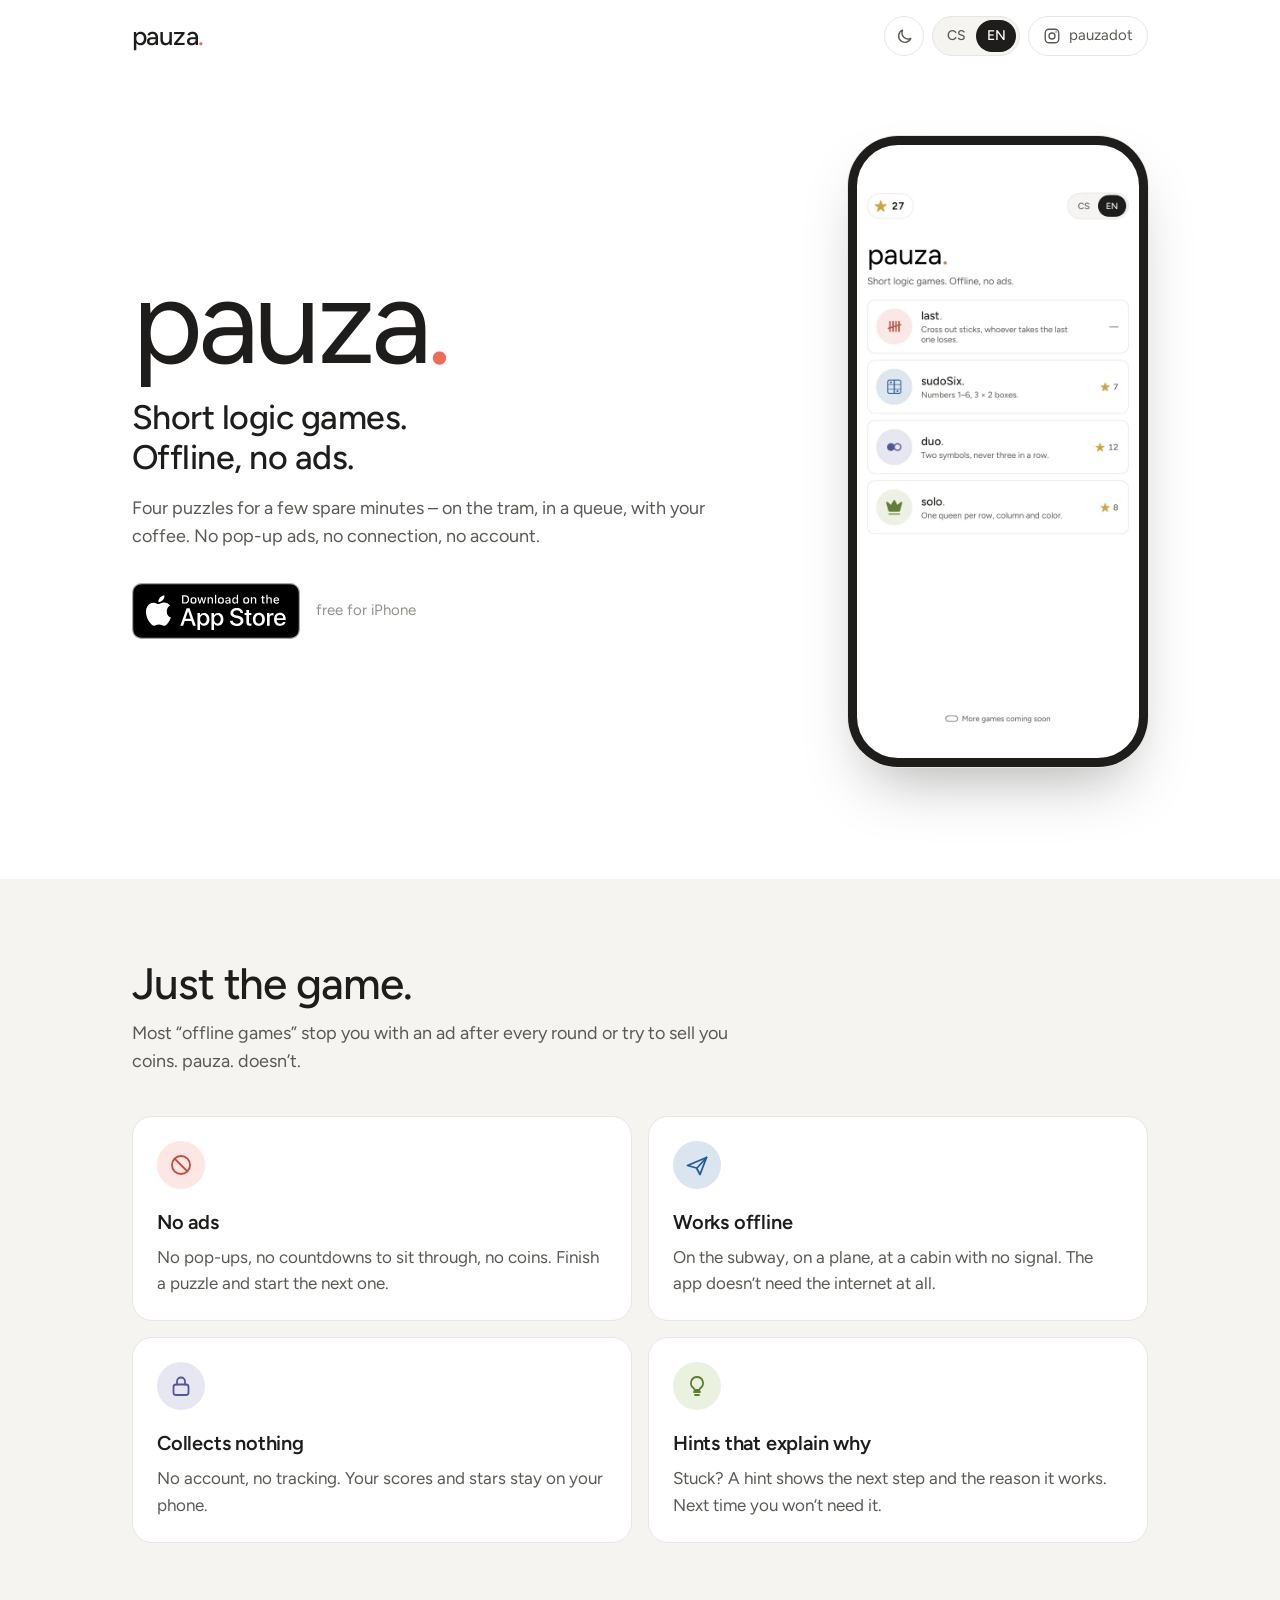
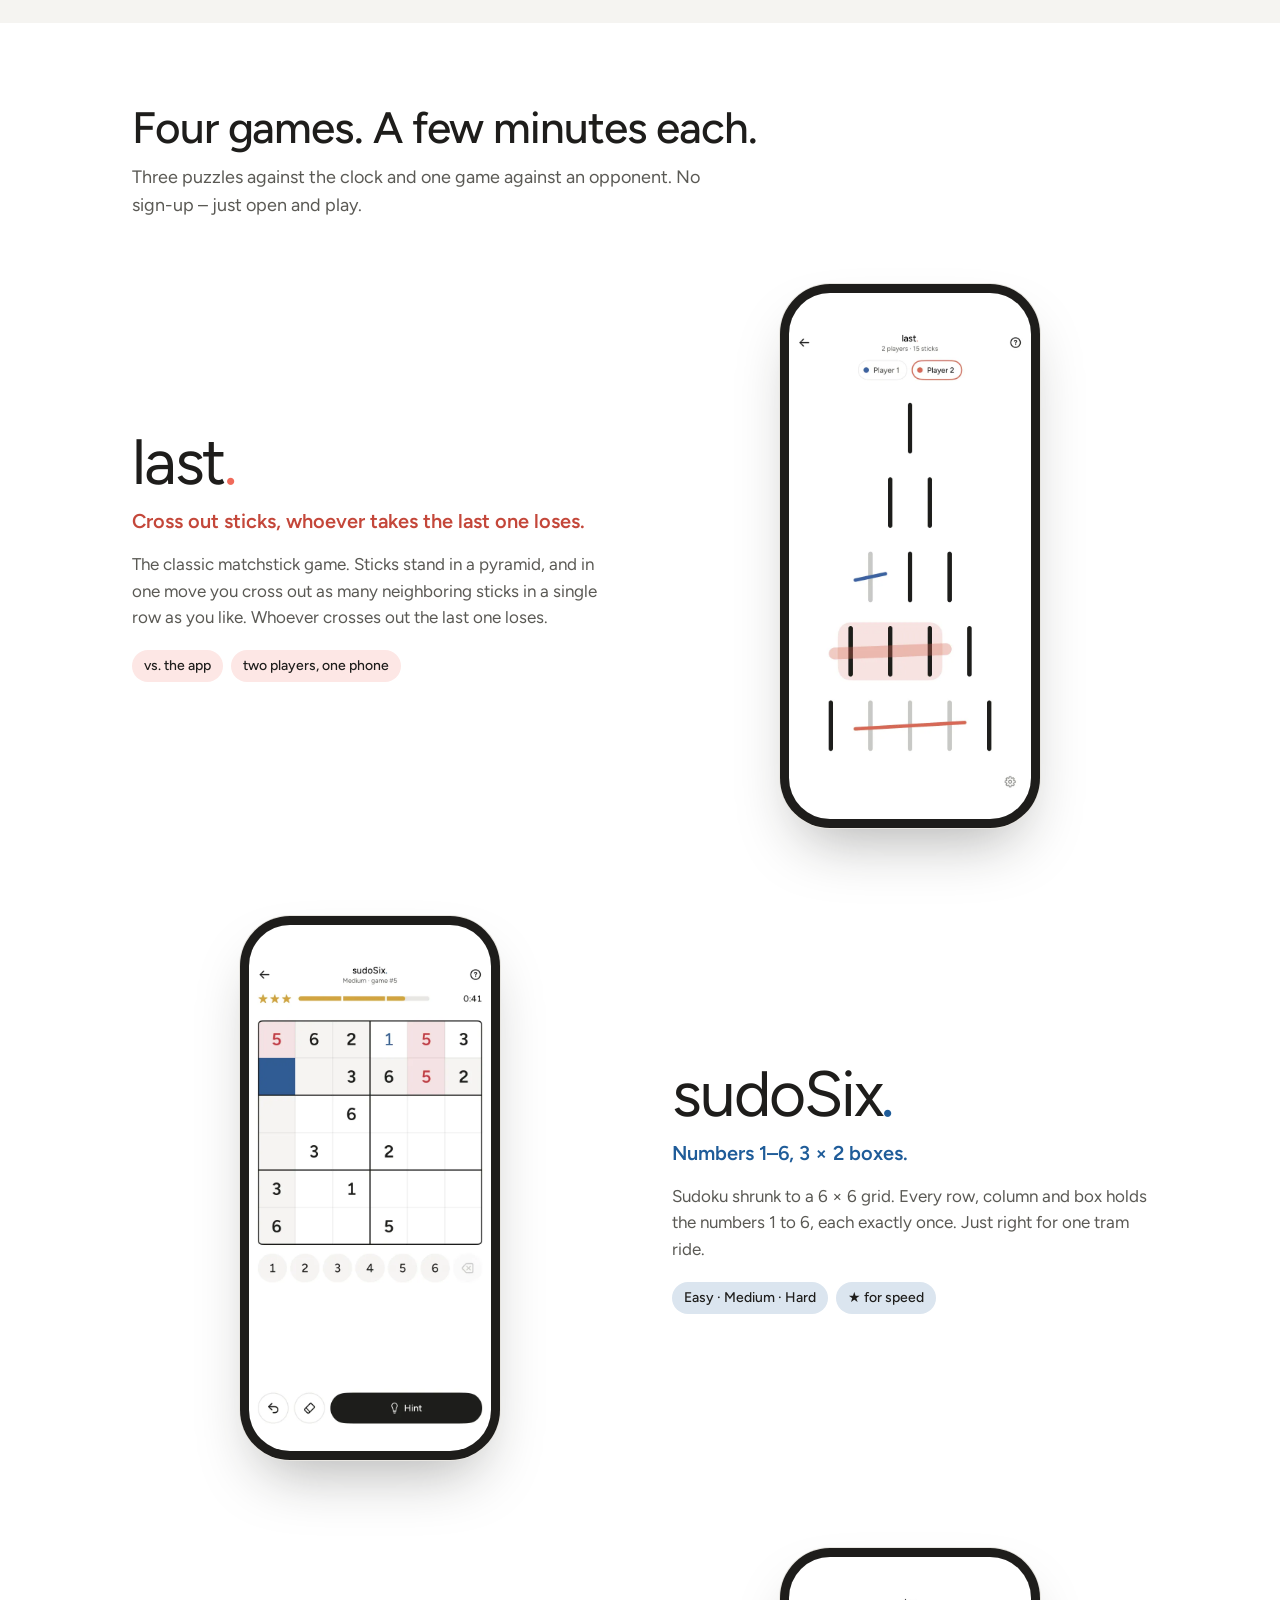
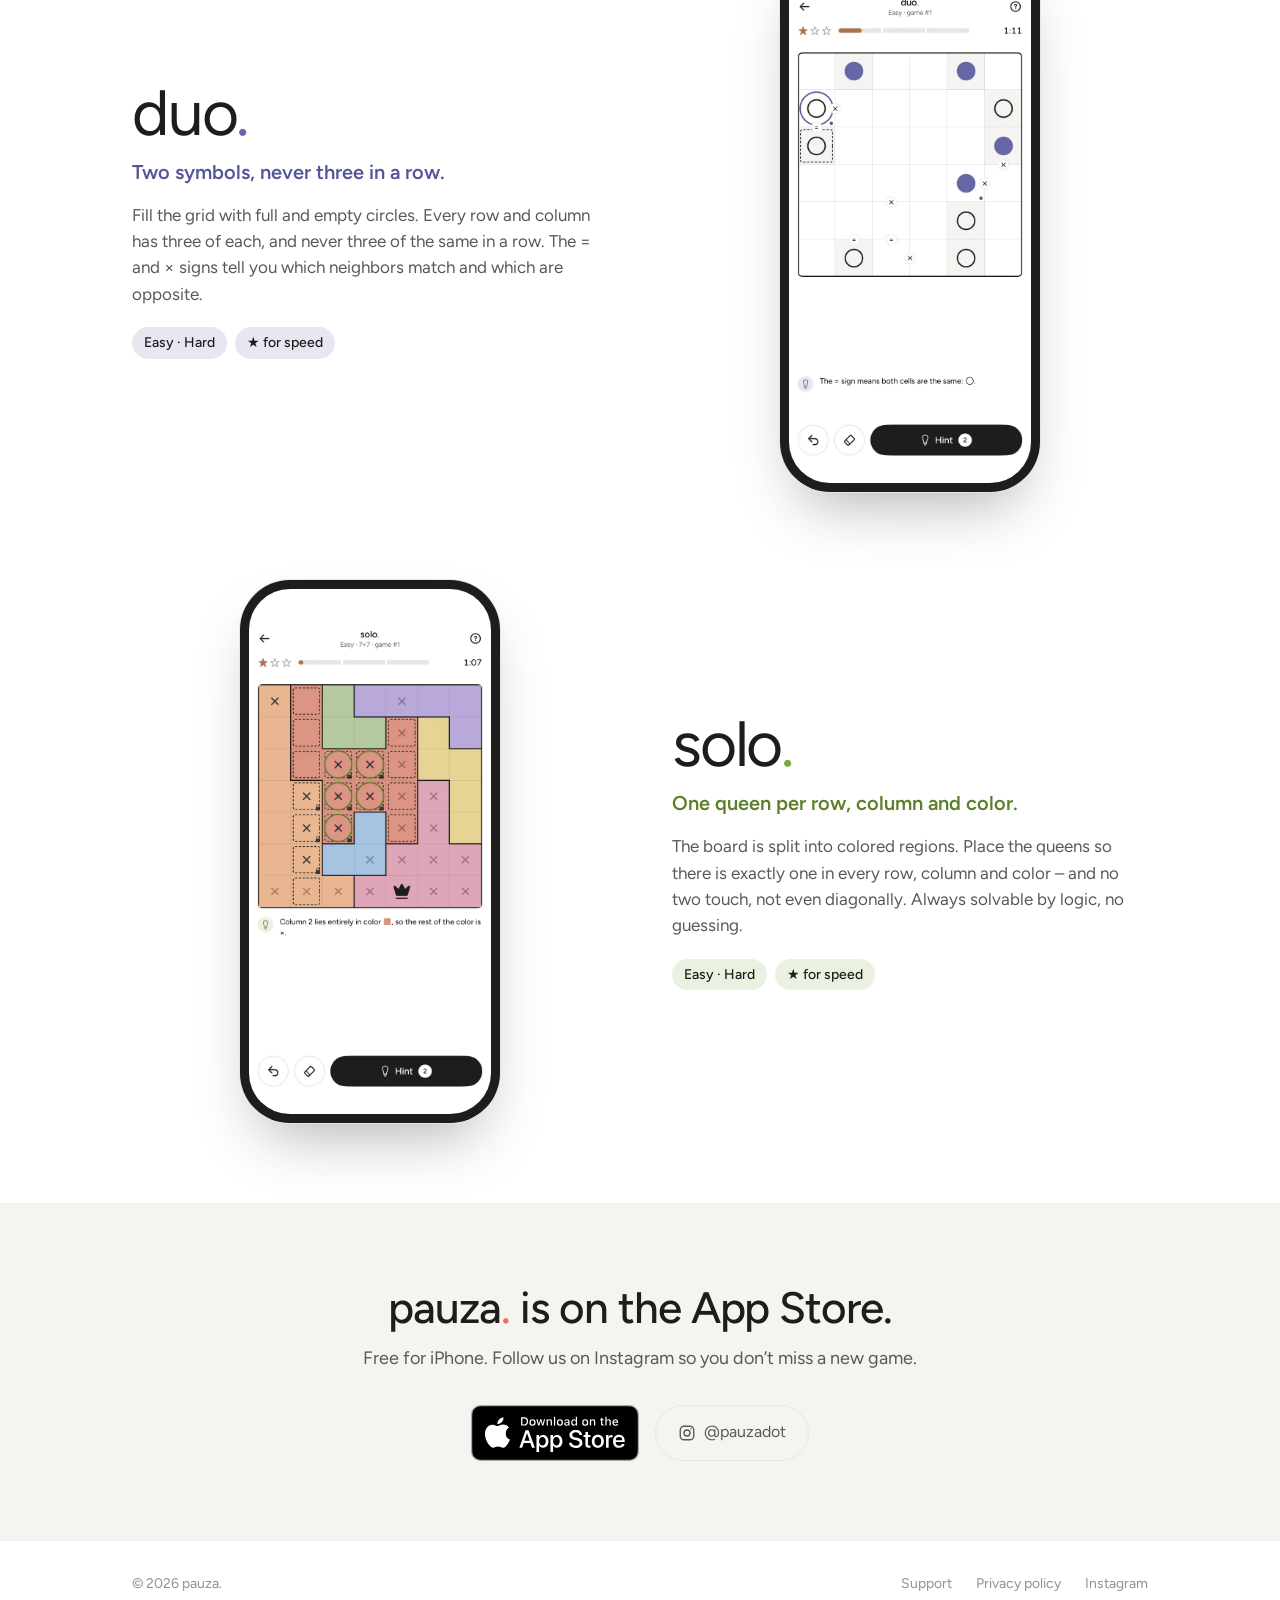
<file: index.html>
<!doctype html>
<html lang="cs">
<head>
  <meta charset="utf-8">
  <meta name="viewport" content="width=device-width, initial-scale=1, viewport-fit=cover">
  <title>pauza. – krátké logické hry offline a bez reklam</title>
  <meta name="description" content="Čtyři krátké logické hry pro iPhone. Fungují offline, nemají reklamy a Nic o tobě nesbírají. Zdarma v App Storu.">
  <meta property="og:title" content="pauza. – krátké logické hry offline a bez reklam">
  <meta property="og:description" content="Čtyři krátké logické hry pro iPhone. Offline, bez reklam, nic nesbírají. Zdarma v App Storu.">
  <!-- Ještě před vykreslením: režim podle uložené volby (jinak systém) a jazyk – při příchodu zvenku
       přesměruje na verzi podle uložené volby, jinak podle jazyka prohlížeče. Vyhledávače se nepřesměrují. -->
  <script>
    (function () {
      var d = document.documentElement, theme = null, lang = null;
      try { theme = localStorage.getItem('pauza.theme'); lang = localStorage.getItem('pauza.lang'); } catch (e) {}
      if (theme === 'light' || theme === 'dark') d.setAttribute('data-theme', theme);
      var inside = document.referrer.indexOf(location.origin + '/') === 0;
      if (inside || /bot|crawl|spider|slurp|facebookexternalhit|preview|lighthouse/i.test(navigator.userAgent)) return;
      if (lang !== 'cs' && lang !== 'en') {
        lang = 'en';
        var prefs = navigator.languages || [navigator.language || ''];
        for (var i = 0; i < prefs.length; i++) {
          if (/^(cs|sk)\b/i.test(prefs[i])) { lang = 'cs'; break; }
          if (/^en\b/i.test(prefs[i])) break;
        }
      }
      if (lang !== d.lang) location.replace(lang === 'en' ? '/en/' : '/');
    })();
  </script>
  <meta name="color-scheme" content="light dark">
  <meta name="theme-color" content="#ffffff" media="(prefers-color-scheme: light)" data-scheme="light">
  <meta name="theme-color" content="#121211" media="(prefers-color-scheme: dark)" data-scheme="dark">
  <!-- Smart App Banner: Safari na iPhonu nabídne stažení appky (Apple ID z App Store Connect) -->
  <meta name="apple-itunes-app" content="app-id=6824806670">
  <link rel="canonical" href="https://pauzadot.cz/">
  <link rel="alternate" hreflang="cs" href="https://pauzadot.cz/">
  <link rel="alternate" hreflang="en" href="https://pauzadot.cz/en/">
  <link rel="alternate" hreflang="x-default" href="https://pauzadot.cz/en/">
  <link rel="icon" href="/favicon.ico" sizes="32x32">
  <link rel="icon" href="/img/icon-192.png" type="image/png" sizes="192x192">
  <link rel="apple-touch-icon" href="/apple-touch-icon.png">
  <link rel="preload" href="/fonts/figtree-latin-wght-normal.woff2" as="font" type="font/woff2" crossorigin>
  <link rel="stylesheet" href="/style.css">
  <script src="/site.js" defer></script>

  <meta property="og:type" content="website">
  <meta property="og:site_name" content="pauza.">
  <meta property="og:url" content="https://pauzadot.cz/">
  <meta property="og:image" content="https://pauzadot.cz/img/og-cs.png">
  <meta property="og:image:width" content="1200">
  <meta property="og:image:height" content="630">
  <meta property="og:locale" content="cs_CZ">
  <meta property="og:locale:alternate" content="en_US">
  <meta name="twitter:card" content="summary_large_image">
  <script type="application/ld+json">
    {
      "@context": "https://schema.org",
      "@type": "WebSite",
      "name": "pauza.",
      "alternateName": ["pauza", "pauzadot.cz"],
      "url": "https://pauzadot.cz/"
    }
  </script>
</head>
<body>

<!-- Vygenerováno `npm run site` ze site-src/page.html – neupravovat ručně. -->

<header class="wrap top">
  <a class="logo" href="/">pauza<span class="dot">.</span></a>
  <div class="controls">
    <button class="icon-btn theme" type="button">
      <svg class="moon" viewBox="0 0 24 24" fill="none" stroke="currentColor" stroke-width="1.8" stroke-linecap="round" stroke-linejoin="round" aria-hidden="true"><path d="M20 14.5A8 8 0 0 1 9.5 4a8 8 0 1 0 10.5 10.5z"/></svg>
      <svg class="sun" viewBox="0 0 24 24" fill="none" stroke="currentColor" stroke-width="1.8" stroke-linecap="round" aria-hidden="true"><circle cx="12" cy="12" r="4"/><path d="M12 2.5v2M12 19.5v2M2.5 12h2M19.5 12h2M5.3 5.3l1.4 1.4M17.3 17.3l1.4 1.4M5.3 18.7l1.4-1.4M17.3 6.7l1.4-1.4"/></svg>
      <span class="vh">Přepnout světlý a tmavý režim</span>
    </button>
    <nav class="seg" aria-label="Jazyk / Language">
      <a href="/" hreflang="cs" data-set-lang="cs" aria-current="page">CS</a>
      <a href="/en/" hreflang="en" data-set-lang="en">EN</a>
    </nav>
    <a class="ig" href="https://www.instagram.com/pauzadot/" rel="me noopener" target="_blank">
      <svg viewBox="0 0 24 24" fill="none" stroke="currentColor" stroke-width="1.8" aria-hidden="true"><rect x="3" y="3" width="18" height="18" rx="5"/><circle cx="12" cy="12" r="4"/><circle cx="17.3" cy="6.7" r="1" fill="currentColor" stroke="none"/></svg>
      <span class="label">pauzadot</span><span class="vh">Instagram</span>
    </a>
  </div>
</header>

<main>
  <section class="wrap hero">
    <div>
      <h1>pauza<span class="dot">.</span></h1>
      <p class="claim">Krátké logické hry.<br>Offline a bez reklam.</p>
      <p class="lead">Čtyři hádanky na pár minut – do tramvaje, do fronty, ke kafi. Bez vyskakovacích reklam, bez připojení, bez účtu.</p>
      <div class="cta">
        <a class="badge" href="https://apps.apple.com/app/id6824806670">
          <img src="/img/app-store-cs.svg" width="168" height="56" alt="Stáhnout v App Store">
        </a>
        <span class="soon"><span>zdarma pro iPhone</span></span>
      </div>
    </div>
    <div class="phone">
      <picture>
        <source srcset="/img/cs/menu-dark.webp" media="(prefers-color-scheme: dark)" data-scheme="dark">
        <img src="/img/cs/menu-light.webp" width="660" height="1434"
          alt="Menu appky pauza. se čtyřmi hrami: last., sudoSix., duo. a solo.">
      </picture>
    </div>
  </section>

  <section class="section soft">
    <div class="wrap">
      <h2>Hra a nic jiného.</h2>
      <p class="sub">Většina „offline her“ tě po každém kole zdrží reklamou nebo prodává žetony. pauza. ne.</p>
      <div class="why">
        <article class="game-carky">
          <div class="ico"><svg viewBox="0 0 24 24" fill="none" stroke="currentColor" stroke-width="1.8" stroke-linecap="round" aria-hidden="true"><circle cx="12" cy="12" r="9"/><path d="M5.6 5.6l12.8 12.8"/></svg></div>
          <h3>Bez reklam</h3>
          <p>Žádná vyskakovací okna, žádné čekání na odpočet, žádné žetony. Dohraješ a hraješ dál.</p>
        </article>
        <article class="game-sudoku">
          <div class="ico"><svg viewBox="0 0 24 24" fill="none" stroke="currentColor" stroke-width="1.8" stroke-linecap="round" stroke-linejoin="round" aria-hidden="true"><path d="M2.5 12.5l19-8-6.5 17-3.5-6.5z"/><path d="M12 15l9.5-10.5"/></svg></div>
          <h3>Funguje offline</h3>
          <p>V metru, v letadle i na chatě bez signálu. Appka internet vůbec nepotřebuje.</p>
        </article>
        <article class="game-tango">
          <div class="ico"><svg viewBox="0 0 24 24" fill="none" stroke="currentColor" stroke-width="1.8" stroke-linecap="round" aria-hidden="true"><rect x="4.5" y="10.5" width="15" height="10.5" rx="2.5"/><path d="M8 10.5V7.5a4 4 0 0 1 8 0v3"/></svg></div>
          <h3>Nic o tobě nesbírá</h3>
          <p>Žádný účet, žádné sledování. Skóre i hvězdičky zůstávají jen v tvém telefonu.</p>
        </article>
        <article class="game-queens">
          <div class="ico"><svg viewBox="0 0 24 24" fill="none" stroke="currentColor" stroke-width="1.8" stroke-linecap="round" stroke-linejoin="round" aria-hidden="true"><path d="M9 18h6M10 21h4"/><path d="M12 3a6 6 0 0 0-3.5 10.9c.6.5 1 1.2 1 2.1h5c0-.9.4-1.6 1-2.1A6 6 0 0 0 12 3z"/></svg></div>
          <h3>Nápověda, která vysvětlí proč</h3>
          <p>Když se zasekneš, ukáže další krok i důvod, proč platí. Příště na to přijdeš bez ní.</p>
        </article>
      </div>
    </div>
  </section>

  <section class="section">
    <div class="wrap">
      <h2>Čtyři hry. Každá na pár minut.</h2>
      <p class="sub">Tři hádanky na čas a jedna hra proti soupeři. Bez registrace, rovnou po spuštění.</p>

      <div class="games">
        <article class="game game-carky">
          <div>
            <h3>last<span class="dot">.</span></h3>
            <p class="tag">Škrtej čárky, poslední prohrává.</p>
            <p class="text">Stará známá hra se zápalkami. Čárky stojí v pyramidě a jedním tahem přeškrtneš libovolný počet čárek vedle sebe v jednom řádku. Kdo škrtne poslední, prohrál.</p>
            <ul class="chips"><li>proti appce</li><li>ve dvou na jednom telefonu</li></ul>
          </div>
          <div class="phone small">
            <picture>
              <source srcset="/img/cs/last-dark.webp" media="(prefers-color-scheme: dark)" data-scheme="dark">
              <img src="/img/cs/last-light.webp" width="660" height="1434" loading="lazy"
                alt="Hra last.: pyramida čárek, část už přeškrtnutá">
            </picture>
          </div>
        </article>

        <article class="game game-sudoku">
          <div>
            <h3>sudoSix<span class="dot">.</span></h3>
            <p class="tag">Čísla 1–6, bloky 3 × 2.</p>
            <p class="text">Sudoku zmenšené na mřížku 6 × 6. Do každého řádku, sloupce i bloku patří čísla 1 až 6, každé jednou. Akorát na jednu cestu tramvají.</p>
            <ul class="chips"><li>Easy · Medium · Hard</li><li>★ za rychlost</li></ul>
          </div>
          <div class="phone small">
            <picture>
              <source srcset="/img/cs/sudosix-dark.webp" media="(prefers-color-scheme: dark)" data-scheme="dark">
              <img src="/img/cs/sudosix-light.webp" width="660" height="1434" loading="lazy"
                alt="Hra sudoSix.: rozehraná mřížka 6 × 6 s číselnou klávesnicí">
            </picture>
          </div>
        </article>

        <article class="game game-tango">
          <div>
            <h3>duo<span class="dot">.</span></h3>
            <p class="tag">Dva symboly, žádné tři za sebou.</p>
            <p class="text">Vyplň mřížku plnými a prázdnými kolečky. V každém řádku i sloupci jsou tři od každého a nikde tři stejné za sebou. Značky = a × prozradí, která sousední políčka jsou stejná a která opačná.</p>
            <ul class="chips"><li>Easy · Hard</li><li>★ za rychlost</li></ul>
          </div>
          <div class="phone small">
            <picture>
              <source srcset="/img/cs/duo-dark.webp" media="(prefers-color-scheme: dark)" data-scheme="dark">
              <img src="/img/cs/duo-light.webp" width="660" height="1434" loading="lazy"
                alt="Hra duo.: mřížka s plnými a prázdnými kolečky a značkami = a ×">
            </picture>
          </div>
        </article>

        <article class="game game-queens">
          <div>
            <h3>solo<span class="dot">.</span></h3>
            <p class="tag">Jedna královna v řádku, sloupci a barvě.</p>
            <p class="text">Plocha je rozdělená na barevné oblasti. Rozmísti královny tak, aby byla právě jedna v každém řádku, sloupci i barvě – a žádné dvě se nedotýkaly, ani rohem. Vždy se to dá vyřešit logikou, bez hádání.</p>
            <ul class="chips"><li>Easy · Hard</li><li>★ za rychlost</li></ul>
          </div>
          <div class="phone small">
            <picture>
              <source srcset="/img/cs/solo-dark.webp" media="(prefers-color-scheme: dark)" data-scheme="dark">
              <img src="/img/cs/solo-light.webp" width="660" height="1434" loading="lazy"
                alt="Hra solo.: barevné oblasti, královna a nápověda vysvětlující další krok">
            </picture>
          </div>
        </article>
      </div>
    </div>
  </section>

  <section class="section soft end">
    <div class="wrap">
      <h2>pauza<span class="dot">.</span> je v App Storu.</h2>
      <p class="sub">Zdarma pro iPhone. Sleduj nás na Instagramu, ať ti neuteče nová hra.</p>
      <div class="cta">
        <a class="badge" href="https://apps.apple.com/app/id6824806670">
          <img src="/img/app-store-cs.svg" width="168" height="56" alt="Stáhnout v App Store">
        </a>
        <a class="ig" href="https://www.instagram.com/pauzadot/" rel="me noopener" target="_blank">
          <svg viewBox="0 0 24 24" fill="none" stroke="currentColor" stroke-width="1.8" aria-hidden="true"><rect x="3" y="3" width="18" height="18" rx="5"/><circle cx="12" cy="12" r="4"/><circle cx="17.3" cy="6.7" r="1" fill="currentColor" stroke="none"/></svg>
          @pauzadot
        </a>
      </div>
    </div>
  </section>
</main>

<footer class="wrap foot">
  <span>© 2026 pauza<span class="dot">.</span></span>
  <nav class="links">
    <a href="/podpora/">Podpora</a>
    <a href="/soukromi/">Zásady soukromí</a>
    <a href="https://www.instagram.com/pauzadot/" rel="noopener" target="_blank">Instagram</a>
  </nav>
</footer>

</body>
</html>
</file>
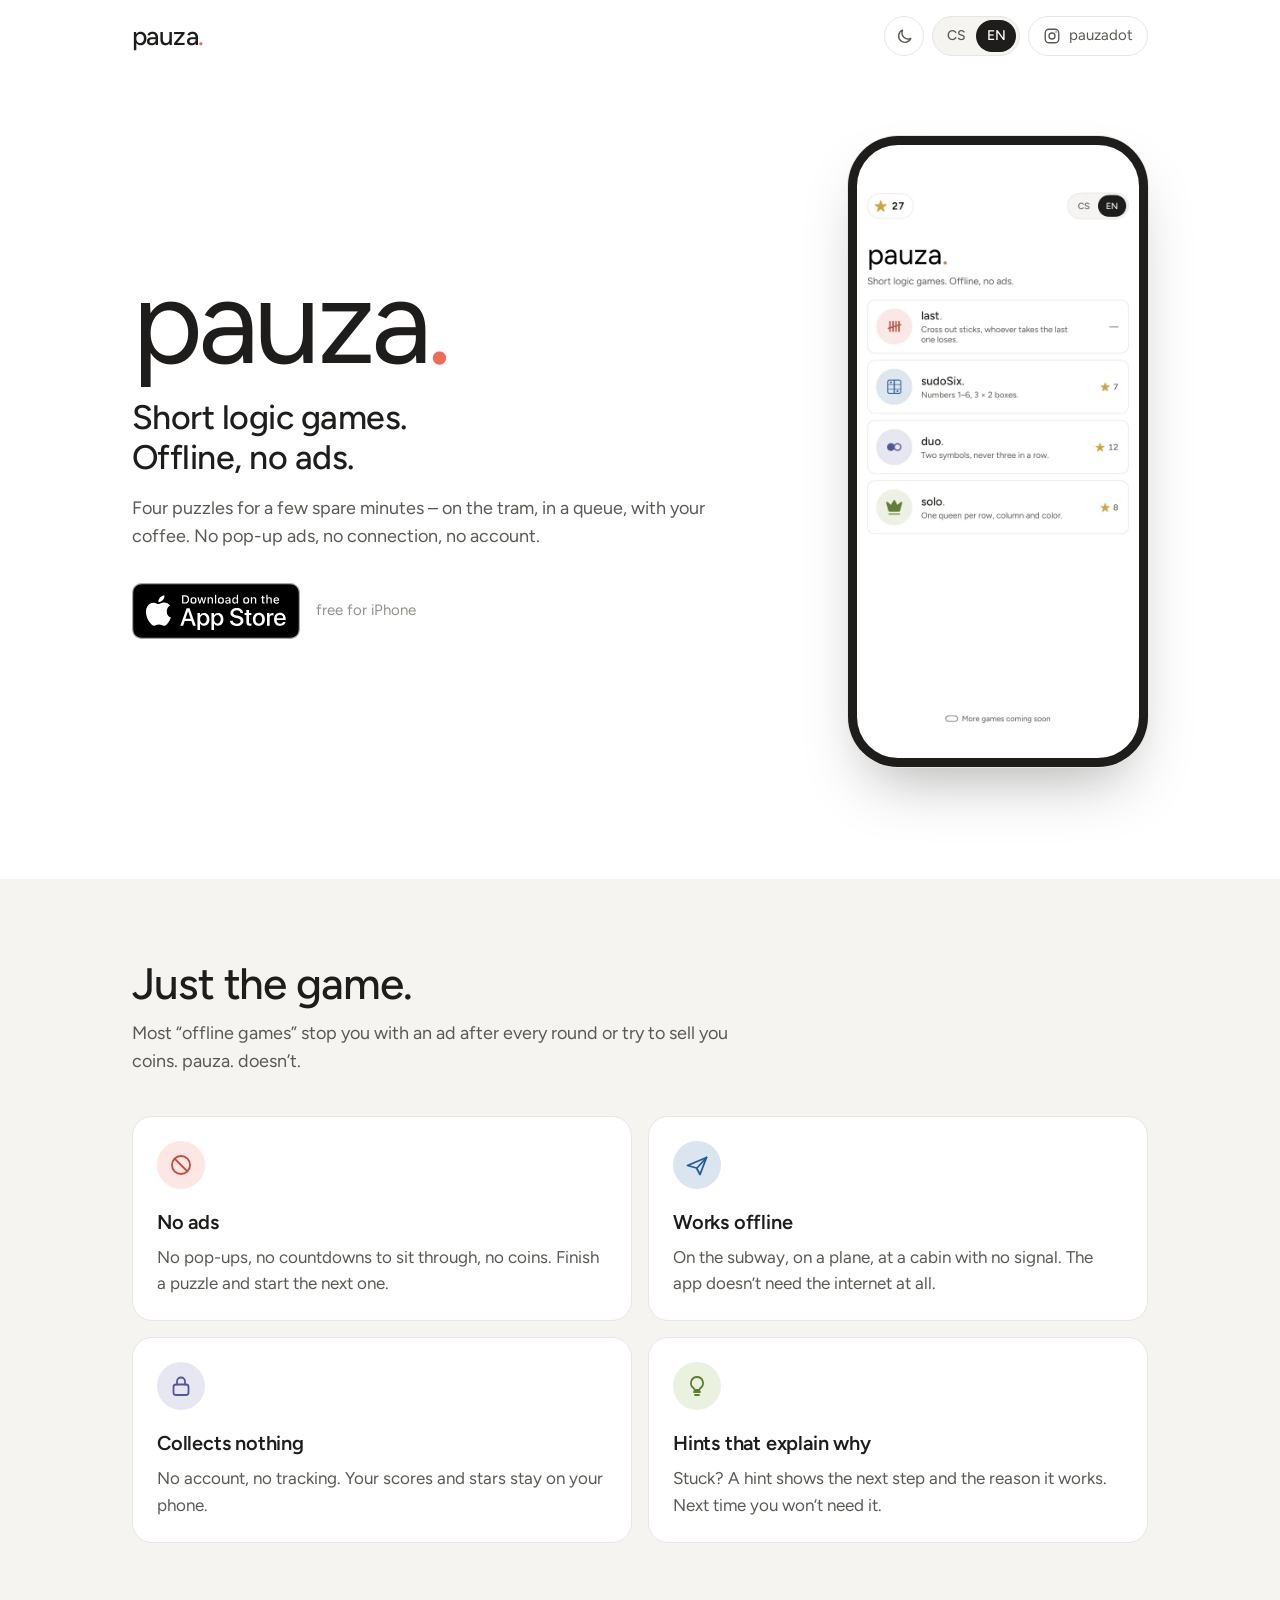
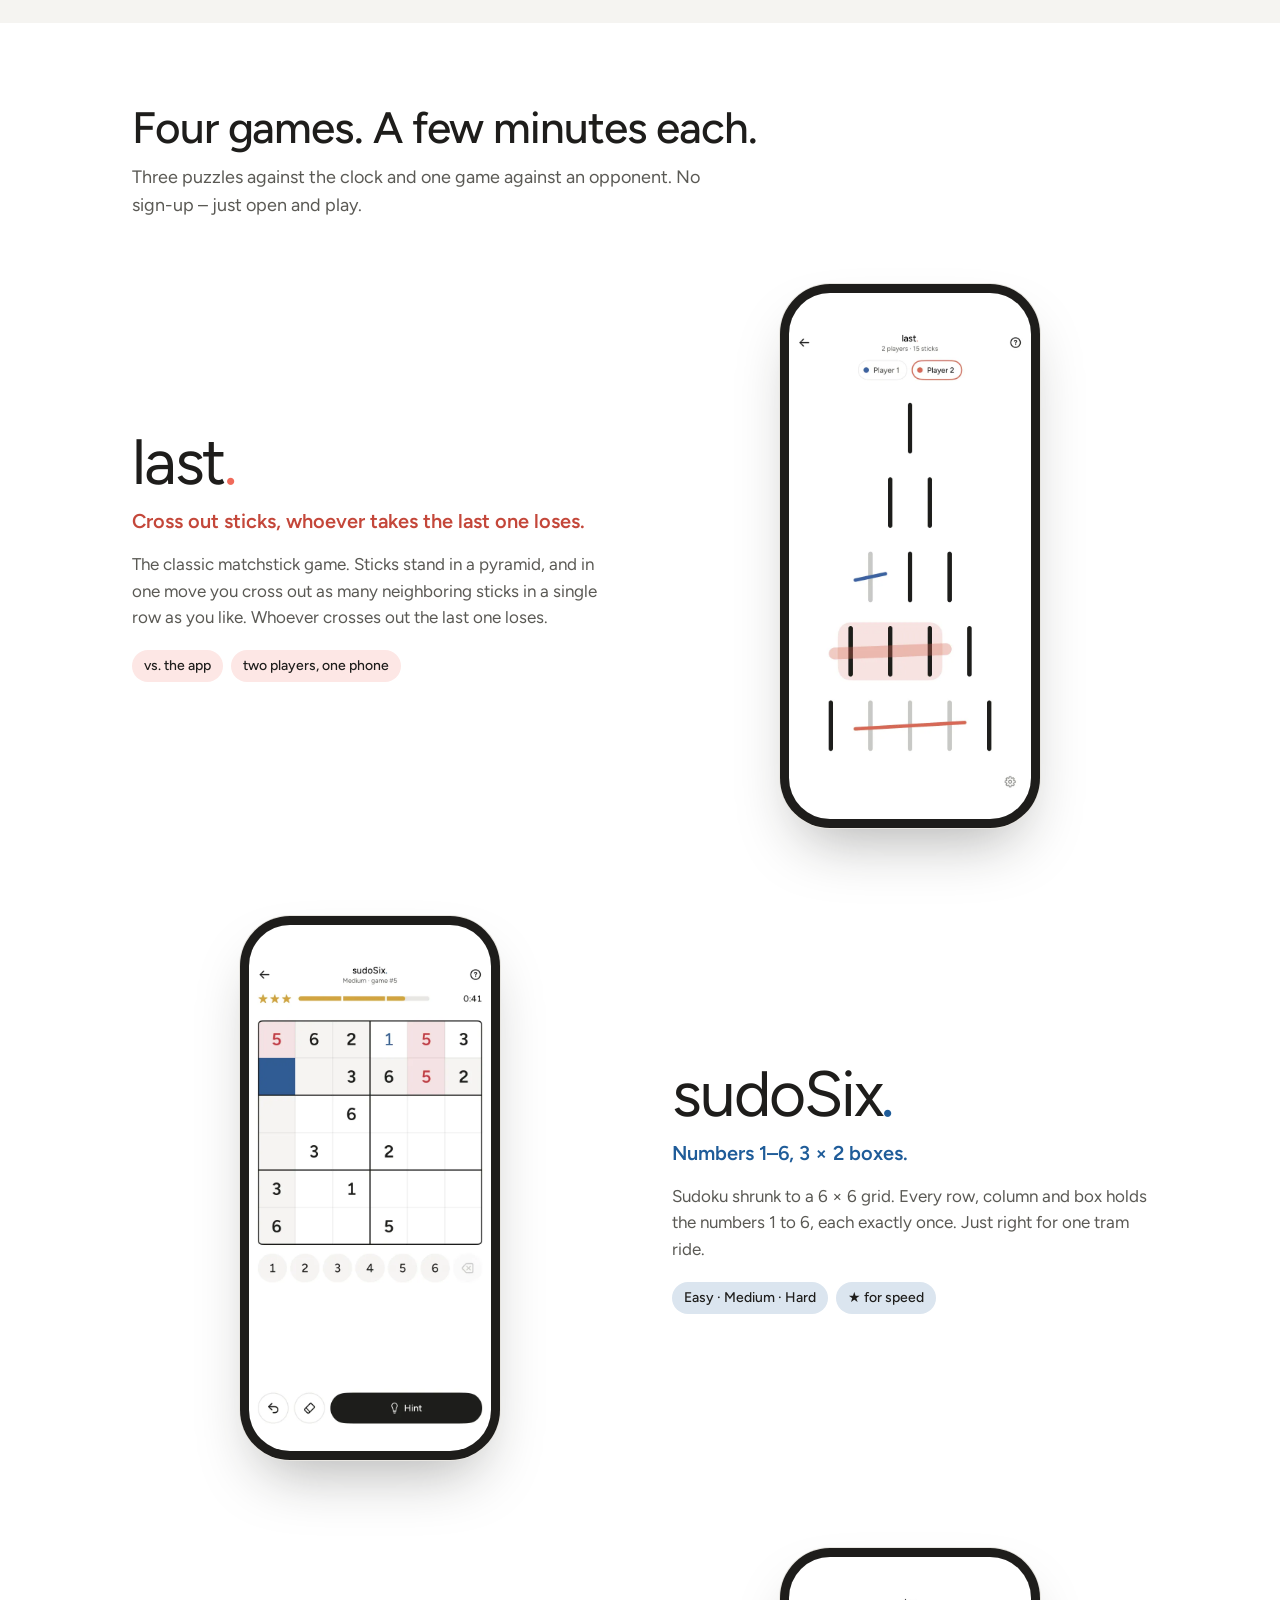
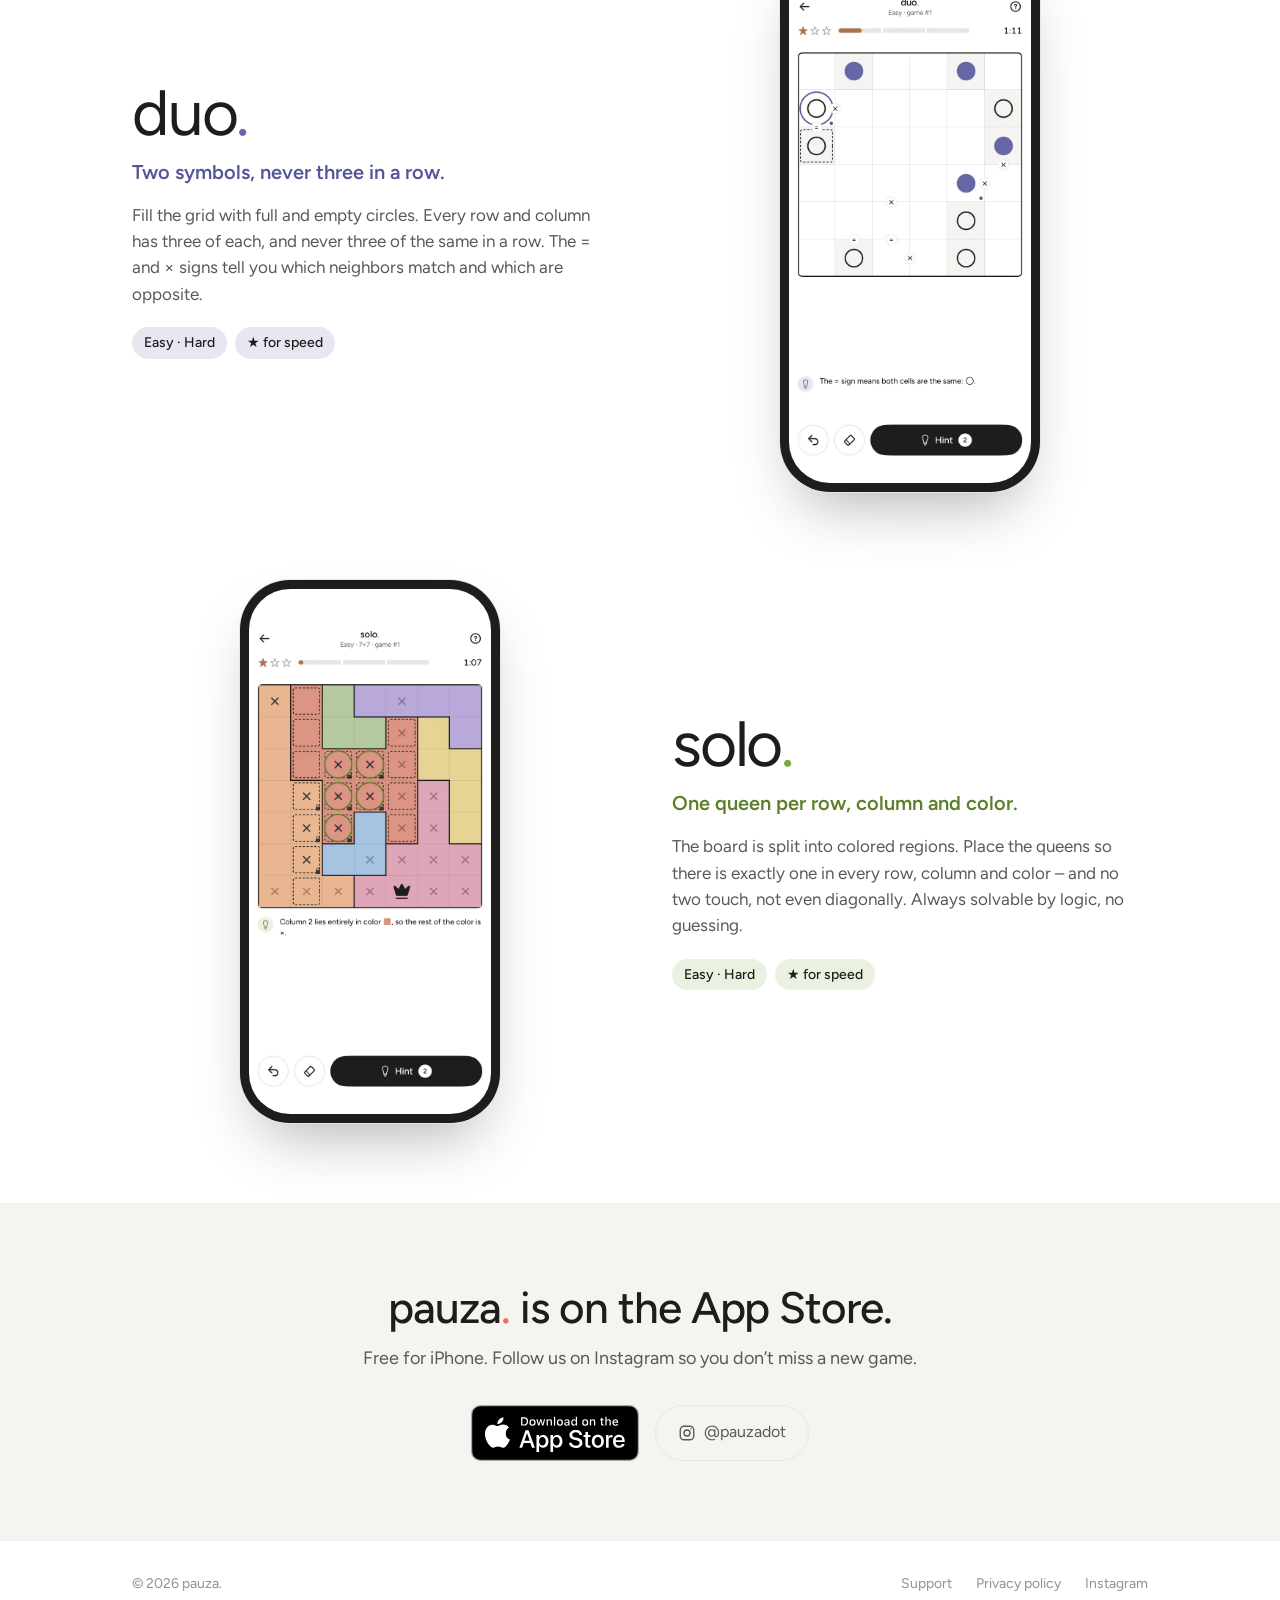
<file: en/index.html>
<!doctype html>
<html lang="en">
<head>
  <meta charset="utf-8">
  <meta name="viewport" content="width=device-width, initial-scale=1, viewport-fit=cover">
  <title>pauza. – short logic games, offline and ad-free</title>
  <meta name="description" content="Four short logic games for iPhone. They work offline, have no ads and collect nothing about you. Free on the App Store.">
  <meta property="og:title" content="pauza. – short logic games, offline and ad-free">
  <meta property="og:description" content="Four short logic games for iPhone. Offline, no ads, no tracking. Free on the App Store.">
  <!-- Ještě před vykreslením: režim podle uložené volby (jinak systém) a jazyk – při příchodu zvenku
       přesměruje na verzi podle uložené volby, jinak podle jazyka prohlížeče. Vyhledávače se nepřesměrují. -->
  <script>
    (function () {
      var d = document.documentElement, theme = null, lang = null;
      try { theme = localStorage.getItem('pauza.theme'); lang = localStorage.getItem('pauza.lang'); } catch (e) {}
      if (theme === 'light' || theme === 'dark') d.setAttribute('data-theme', theme);
      var inside = document.referrer.indexOf(location.origin + '/') === 0;
      if (inside || /bot|crawl|spider|slurp|facebookexternalhit|preview|lighthouse/i.test(navigator.userAgent)) return;
      if (lang !== 'cs' && lang !== 'en') {
        lang = 'en';
        var prefs = navigator.languages || [navigator.language || ''];
        for (var i = 0; i < prefs.length; i++) {
          if (/^(cs|sk)\b/i.test(prefs[i])) { lang = 'cs'; break; }
          if (/^en\b/i.test(prefs[i])) break;
        }
      }
      if (lang !== d.lang) location.replace(lang === 'en' ? '/en/' : '/');
    })();
  </script>
  <meta name="color-scheme" content="light dark">
  <meta name="theme-color" content="#ffffff" media="(prefers-color-scheme: light)" data-scheme="light">
  <meta name="theme-color" content="#121211" media="(prefers-color-scheme: dark)" data-scheme="dark">
  <!-- Smart App Banner: Safari na iPhonu nabídne stažení appky (Apple ID z App Store Connect) -->
  <meta name="apple-itunes-app" content="app-id=6824806670">
  <link rel="canonical" href="https://pauzadot.cz/en/">
  <link rel="alternate" hreflang="cs" href="https://pauzadot.cz/">
  <link rel="alternate" hreflang="en" href="https://pauzadot.cz/en/">
  <link rel="alternate" hreflang="x-default" href="https://pauzadot.cz/en/">
  <link rel="icon" href="/favicon.ico" sizes="32x32">
  <link rel="icon" href="/img/icon-192.png" type="image/png" sizes="192x192">
  <link rel="apple-touch-icon" href="/apple-touch-icon.png">
  <link rel="preload" href="/fonts/figtree-latin-wght-normal.woff2" as="font" type="font/woff2" crossorigin>
  <link rel="stylesheet" href="/style.css">
  <script src="/site.js" defer></script>

  <meta property="og:type" content="website">
  <meta property="og:site_name" content="pauza.">
  <meta property="og:url" content="https://pauzadot.cz/en/">
  <meta property="og:image" content="https://pauzadot.cz/img/og-en.png">
  <meta property="og:image:width" content="1200">
  <meta property="og:image:height" content="630">
  <meta property="og:locale" content="en_US">
  <meta property="og:locale:alternate" content="cs_CZ">
  <meta name="twitter:card" content="summary_large_image">
  <script type="application/ld+json">
    {
      "@context": "https://schema.org",
      "@type": "WebSite",
      "name": "pauza.",
      "alternateName": ["pauza", "pauzadot.cz"],
      "url": "https://pauzadot.cz/"
    }
  </script>
</head>
<body>

<!-- Vygenerováno `npm run site` ze site-src/page.html – neupravovat ručně. -->

<header class="wrap top">
  <a class="logo" href="/en/">pauza<span class="dot">.</span></a>
  <div class="controls">
    <button class="icon-btn theme" type="button">
      <svg class="moon" viewBox="0 0 24 24" fill="none" stroke="currentColor" stroke-width="1.8" stroke-linecap="round" stroke-linejoin="round" aria-hidden="true"><path d="M20 14.5A8 8 0 0 1 9.5 4a8 8 0 1 0 10.5 10.5z"/></svg>
      <svg class="sun" viewBox="0 0 24 24" fill="none" stroke="currentColor" stroke-width="1.8" stroke-linecap="round" aria-hidden="true"><circle cx="12" cy="12" r="4"/><path d="M12 2.5v2M12 19.5v2M2.5 12h2M19.5 12h2M5.3 5.3l1.4 1.4M17.3 17.3l1.4 1.4M5.3 18.7l1.4-1.4M17.3 6.7l1.4-1.4"/></svg><span class="vh">Switch light and dark mode</span>
    </button>
    <nav class="seg" aria-label="Jazyk / Language">
      <a href="/" hreflang="cs" data-set-lang="cs">CS</a>
      <a href="/en/" hreflang="en" data-set-lang="en" aria-current="page">EN</a>
    </nav>
    <a class="ig" href="https://www.instagram.com/pauzadot/" rel="me noopener" target="_blank">
      <svg viewBox="0 0 24 24" fill="none" stroke="currentColor" stroke-width="1.8" aria-hidden="true"><rect x="3" y="3" width="18" height="18" rx="5"/><circle cx="12" cy="12" r="4"/><circle cx="17.3" cy="6.7" r="1" fill="currentColor" stroke="none"/></svg>
      <span class="label">pauzadot</span><span class="vh">Instagram</span>
    </a>
  </div>
</header>

<main>
  <section class="wrap hero">
    <div>
      <h1>pauza<span class="dot">.</span></h1>
      <p class="claim">Short logic games.<br>Offline, no ads.</p>
      <p class="lead">Four puzzles for a few spare minutes – on the tram, in a queue, with your coffee. No pop-up ads, no connection, no account.</p>
      <div class="cta">
        <a class="badge" href="https://apps.apple.com/app/id6824806670">
          <img src="/img/app-store-en.svg" width="168" height="56" alt="Download on the App Store">
        </a>
        <span class="soon"><span>free for iPhone</span></span>
      </div>
    </div>
    <div class="phone">
      <picture>
        <source srcset="/img/en/menu-dark.webp" media="(prefers-color-scheme: dark)" data-scheme="dark">
        <img src="/img/en/menu-light.webp" width="660" height="1434"
          alt="The pauza. app menu with four games: last., sudoSix., duo. and solo.">
      </picture>
    </div>
  </section>

  <section class="section soft">
    <div class="wrap">
      <h2>Just the game.</h2>
      <p class="sub">Most “offline games” stop you with an ad after every round or try to sell you coins. pauza. doesn’t.</p>
      <div class="why">
        <article class="game-carky">
          <div class="ico"><svg viewBox="0 0 24 24" fill="none" stroke="currentColor" stroke-width="1.8" stroke-linecap="round" aria-hidden="true"><circle cx="12" cy="12" r="9"/><path d="M5.6 5.6l12.8 12.8"/></svg></div>
          <h3>No ads</h3>
          <p>No pop-ups, no countdowns to sit through, no coins. Finish a puzzle and start the next one.</p>
        </article>
        <article class="game-sudoku">
          <div class="ico"><svg viewBox="0 0 24 24" fill="none" stroke="currentColor" stroke-width="1.8" stroke-linecap="round" stroke-linejoin="round" aria-hidden="true"><path d="M2.5 12.5l19-8-6.5 17-3.5-6.5z"/><path d="M12 15l9.5-10.5"/></svg></div>
          <h3>Works offline</h3>
          <p>On the subway, on a plane, at a cabin with no signal. The app doesn’t need the internet at all.</p>
        </article>
        <article class="game-tango">
          <div class="ico"><svg viewBox="0 0 24 24" fill="none" stroke="currentColor" stroke-width="1.8" stroke-linecap="round" aria-hidden="true"><rect x="4.5" y="10.5" width="15" height="10.5" rx="2.5"/><path d="M8 10.5V7.5a4 4 0 0 1 8 0v3"/></svg></div>
          <h3>Collects nothing</h3>
          <p>No account, no tracking. Your scores and stars stay on your phone.</p>
        </article>
        <article class="game-queens">
          <div class="ico"><svg viewBox="0 0 24 24" fill="none" stroke="currentColor" stroke-width="1.8" stroke-linecap="round" stroke-linejoin="round" aria-hidden="true"><path d="M9 18h6M10 21h4"/><path d="M12 3a6 6 0 0 0-3.5 10.9c.6.5 1 1.2 1 2.1h5c0-.9.4-1.6 1-2.1A6 6 0 0 0 12 3z"/></svg></div>
          <h3>Hints that explain why</h3>
          <p>Stuck? A hint shows the next step and the reason it works. Next time you won’t need it.</p>
        </article>
      </div>
    </div>
  </section>

  <section class="section">
    <div class="wrap">
      <h2>Four games. A few minutes each.</h2>
      <p class="sub">Three puzzles against the clock and one game against an opponent. No sign-up – just open and play.</p>

      <div class="games">
        <article class="game game-carky">
          <div>
            <h3>last<span class="dot">.</span></h3>
            <p class="tag">Cross out sticks, whoever takes the last one loses.</p>
            <p class="text">The classic matchstick game. Sticks stand in a pyramid, and in one move you cross out as many neighboring sticks in a single row as you like. Whoever crosses out the last one loses.</p>
            <ul class="chips"><li>vs. the app</li><li>two players, one phone</li></ul>
          </div>
          <div class="phone small">
            <picture>
              <source srcset="/img/en/last-dark.webp" media="(prefers-color-scheme: dark)" data-scheme="dark">
              <img src="/img/en/last-light.webp" width="660" height="1434" loading="lazy"
                alt="last.: a pyramid of sticks, some already crossed out">
            </picture>
          </div>
        </article>

        <article class="game game-sudoku">
          <div>
            <h3>sudoSix<span class="dot">.</span></h3>
            <p class="tag">Numbers 1–6, 3 × 2 boxes.</p>
            <p class="text">Sudoku shrunk to a 6 × 6 grid. Every row, column and box holds the numbers 1 to 6, each exactly once. Just right for one tram ride.</p>
            <ul class="chips"><li>Easy · Medium · Hard</li><li>★ for speed</li></ul>
          </div>
          <div class="phone small">
            <picture>
              <source srcset="/img/en/sudosix-dark.webp" media="(prefers-color-scheme: dark)" data-scheme="dark">
              <img src="/img/en/sudosix-light.webp" width="660" height="1434" loading="lazy"
                alt="sudoSix.: a 6 × 6 grid in progress with the number pad">
            </picture>
          </div>
        </article>

        <article class="game game-tango">
          <div>
            <h3>duo<span class="dot">.</span></h3>
            <p class="tag">Two symbols, never three in a row.</p>
            <p class="text">Fill the grid with full and empty circles. Every row and column has three of each, and never three of the same in a row. The = and × signs tell you which neighbors match and which are opposite.</p>
            <ul class="chips"><li>Easy · Hard</li><li>★ for speed</li></ul>
          </div>
          <div class="phone small">
            <picture>
              <source srcset="/img/en/duo-dark.webp" media="(prefers-color-scheme: dark)" data-scheme="dark">
              <img src="/img/en/duo-light.webp" width="660" height="1434" loading="lazy"
                alt="duo.: a grid of full and empty circles with = and × signs">
            </picture>
          </div>
        </article>

        <article class="game game-queens">
          <div>
            <h3>solo<span class="dot">.</span></h3>
            <p class="tag">One queen per row, column and color.</p>
            <p class="text">The board is split into colored regions. Place the queens so there is exactly one in every row, column and color – and no two touch, not even diagonally. Always solvable by logic, no guessing.</p>
            <ul class="chips"><li>Easy · Hard</li><li>★ for speed</li></ul>
          </div>
          <div class="phone small">
            <picture>
              <source srcset="/img/en/solo-dark.webp" media="(prefers-color-scheme: dark)" data-scheme="dark">
              <img src="/img/en/solo-light.webp" width="660" height="1434" loading="lazy"
                alt="solo.: colored regions, a queen and a hint explaining the next step">
            </picture>
          </div>
        </article>
      </div>
    </div>
  </section>

  <section class="section soft end">
    <div class="wrap">
      <h2>pauza<span class="dot">.</span> is on the App Store.</h2>
      <p class="sub">Free for iPhone. Follow us on Instagram so you don’t miss a new game.</p>
      <div class="cta">
        <a class="badge" href="https://apps.apple.com/app/id6824806670">
          <img src="/img/app-store-en.svg" width="168" height="56" alt="Download on the App Store">
        </a>
        <a class="ig" href="https://www.instagram.com/pauzadot/" rel="me noopener" target="_blank">
          <svg viewBox="0 0 24 24" fill="none" stroke="currentColor" stroke-width="1.8" aria-hidden="true"><rect x="3" y="3" width="18" height="18" rx="5"/><circle cx="12" cy="12" r="4"/><circle cx="17.3" cy="6.7" r="1" fill="currentColor" stroke="none"/></svg>
          @pauzadot
        </a>
      </div>
    </div>
  </section>
</main>

<footer class="wrap foot">
  <span>© 2026 pauza<span class="dot">.</span></span>
  <nav class="links">
    <a href="/en/support/">Support</a>
    <a href="/en/privacy/">Privacy policy</a>
    <a href="https://www.instagram.com/pauzadot/" rel="noopener" target="_blank">Instagram</a>
  </nav>
</footer>

</body>
</html>
</file>
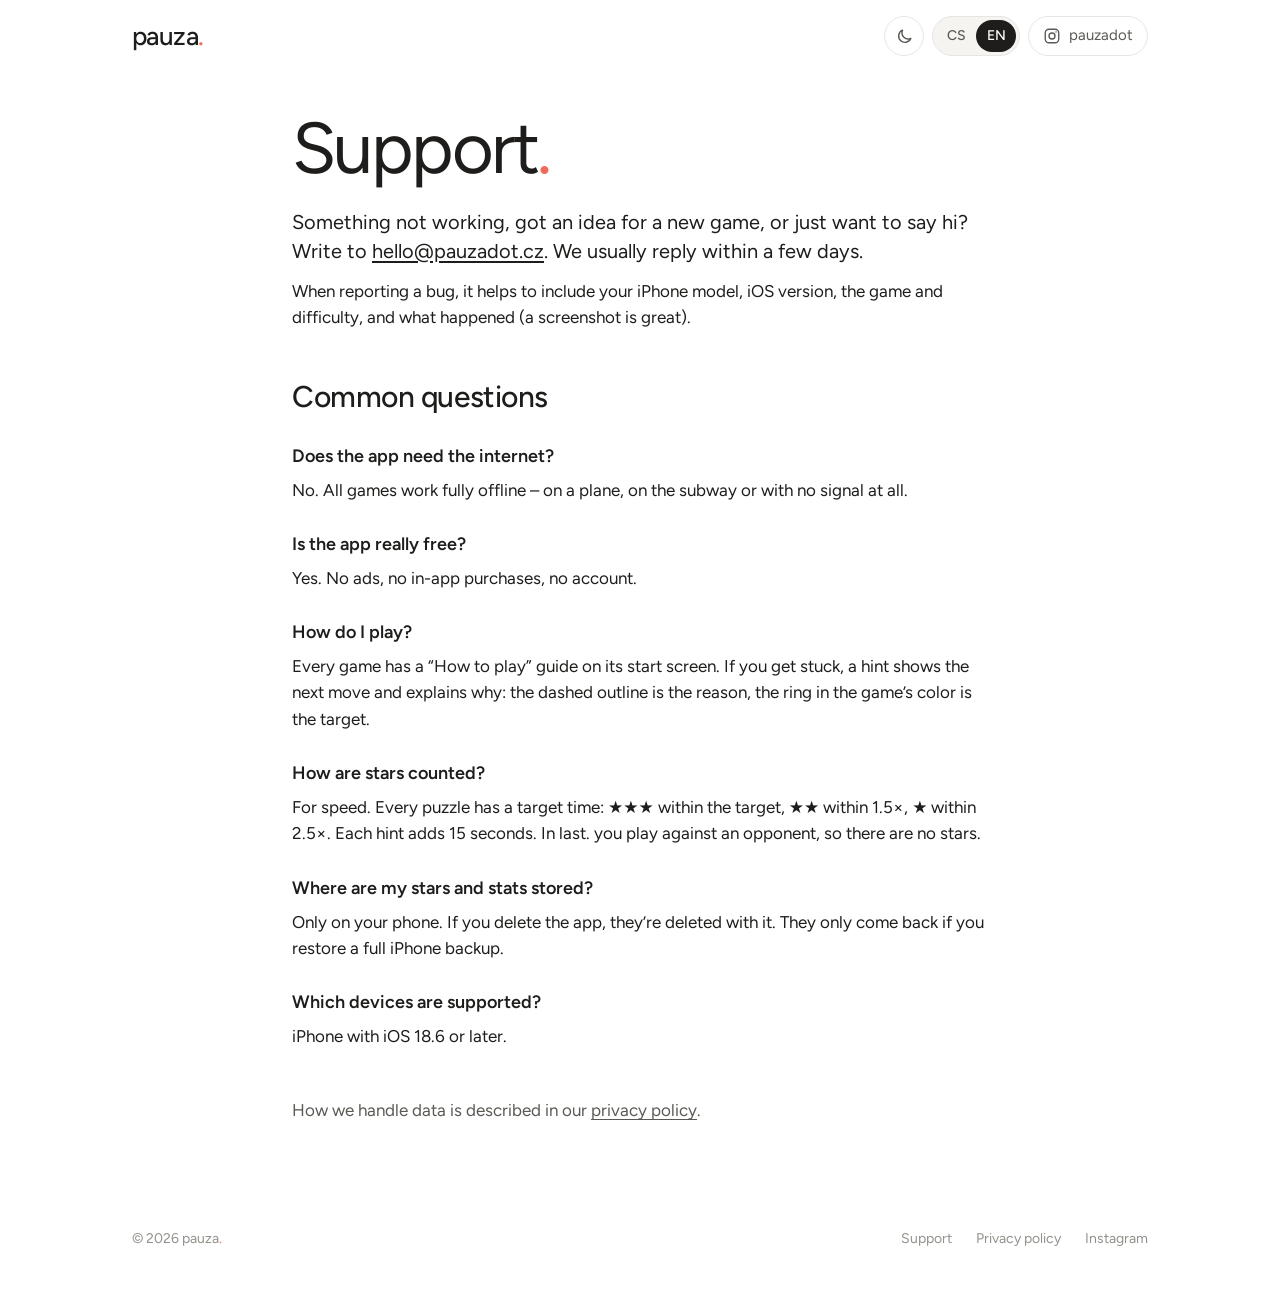
<file: podpora/index.html>
<!doctype html>
<html lang="cs">
<head>
  <meta charset="utf-8">
  <meta name="viewport" content="width=device-width, initial-scale=1, viewport-fit=cover">
  <title>Podpora – pauza.</title>
  <meta name="description" content="Podpora appky pauza.: kontakt a odpovědi na časté otázky.">
  <meta property="og:title" content="Podpora – pauza.">
  <meta property="og:description" content="Kontakt a odpovědi na časté otázky k appce pauza.">
  <!-- Ještě před vykreslením: režim podle uložené volby (jinak systém) a jazyk – při příchodu zvenku
       přesměruje na verzi podle uložené volby, jinak podle jazyka prohlížeče. Vyhledávače se nepřesměrují. -->
  <script>
    (function () {
      var d = document.documentElement, theme = null, lang = null;
      try { theme = localStorage.getItem('pauza.theme'); lang = localStorage.getItem('pauza.lang'); } catch (e) {}
      if (theme === 'light' || theme === 'dark') d.setAttribute('data-theme', theme);
      var inside = document.referrer.indexOf(location.origin + '/') === 0;
      if (inside || /bot|crawl|spider|slurp|facebookexternalhit|preview|lighthouse/i.test(navigator.userAgent)) return;
      if (lang !== 'cs' && lang !== 'en') {
        lang = 'en';
        var prefs = navigator.languages || [navigator.language || ''];
        for (var i = 0; i < prefs.length; i++) {
          if (/^(cs|sk)\b/i.test(prefs[i])) { lang = 'cs'; break; }
          if (/^en\b/i.test(prefs[i])) break;
        }
      }
      if (lang !== d.lang) location.replace(lang === 'en' ? '/en/support/' : '/podpora/');
    })();
  </script>
  <meta name="color-scheme" content="light dark">
  <meta name="theme-color" content="#ffffff" media="(prefers-color-scheme: light)" data-scheme="light">
  <meta name="theme-color" content="#121211" media="(prefers-color-scheme: dark)" data-scheme="dark">
  <!-- Smart App Banner: Safari na iPhonu nabídne stažení appky (Apple ID z App Store Connect) -->
  <meta name="apple-itunes-app" content="app-id=6824806670">
  <link rel="canonical" href="https://pauzadot.cz/podpora/">
  <link rel="alternate" hreflang="cs" href="https://pauzadot.cz/podpora/">
  <link rel="alternate" hreflang="en" href="https://pauzadot.cz/en/support/">
  <link rel="alternate" hreflang="x-default" href="https://pauzadot.cz/en/support/">
  <link rel="icon" href="/favicon.ico" sizes="32x32">
  <link rel="icon" href="/img/icon-192.png" type="image/png" sizes="192x192">
  <link rel="apple-touch-icon" href="/apple-touch-icon.png">
  <link rel="preload" href="/fonts/figtree-latin-wght-normal.woff2" as="font" type="font/woff2" crossorigin>
  <link rel="stylesheet" href="/style.css">
  <script src="/site.js" defer></script>

  <meta property="og:type" content="website">
  <meta property="og:site_name" content="pauza.">
  <meta property="og:url" content="https://pauzadot.cz/podpora/">
  <meta property="og:image" content="https://pauzadot.cz/img/og-cs.png">
  <meta property="og:image:width" content="1200">
  <meta property="og:image:height" content="630">
  <meta property="og:locale" content="cs_CZ">
  <meta property="og:locale:alternate" content="en_US">
  <meta name="twitter:card" content="summary_large_image">
</head>
<body>

<!-- Vygenerováno `npm run site` ze site-src/page.html – neupravovat ručně. -->

<header class="wrap top">
  <a class="logo" href="/">pauza<span class="dot">.</span></a>
  <div class="controls">
    <button class="icon-btn theme" type="button">
      <svg class="moon" viewBox="0 0 24 24" fill="none" stroke="currentColor" stroke-width="1.8" stroke-linecap="round" stroke-linejoin="round" aria-hidden="true"><path d="M20 14.5A8 8 0 0 1 9.5 4a8 8 0 1 0 10.5 10.5z"/></svg>
      <svg class="sun" viewBox="0 0 24 24" fill="none" stroke="currentColor" stroke-width="1.8" stroke-linecap="round" aria-hidden="true"><circle cx="12" cy="12" r="4"/><path d="M12 2.5v2M12 19.5v2M2.5 12h2M19.5 12h2M5.3 5.3l1.4 1.4M17.3 17.3l1.4 1.4M5.3 18.7l1.4-1.4M17.3 6.7l1.4-1.4"/></svg>
      <span class="vh">Přepnout světlý a tmavý režim</span>
    </button>
    <nav class="seg" aria-label="Jazyk / Language">
      <a href="/podpora/" hreflang="cs" data-set-lang="cs" aria-current="page">CS</a>
      <a href="/en/support/" hreflang="en" data-set-lang="en">EN</a>
    </nav>
    <a class="ig" href="https://www.instagram.com/pauzadot/" rel="me noopener" target="_blank">
      <svg viewBox="0 0 24 24" fill="none" stroke="currentColor" stroke-width="1.8" aria-hidden="true"><rect x="3" y="3" width="18" height="18" rx="5"/><circle cx="12" cy="12" r="4"/><circle cx="17.3" cy="6.7" r="1" fill="currentColor" stroke="none"/></svg>
      <span class="label">pauzadot</span><span class="vh">Instagram</span>
    </a>
  </div>
</header>

<main class="wrap doc">
  <h1>Podpora<span class="dot">.</span></h1>
  <p class="lead">Něco nefunguje, máš nápad na novou hru, nebo jen chceš napsat? Napiš na <a href="mailto:hello@pauzadot.cz">hello@pauzadot.cz</a>. Odpovídáme zpravidla do pár dní.</p>
  <p>Když hlásíš chybu, pomůže nám model iPhonu, verze iOS, hra a obtížnost a co se stalo (ideálně se snímkem obrazovky).</p>

  <h2>Časté otázky</h2>

  <h3>Potřebuje appka internet?</h3>
  <p>Ne. Všechny hry fungují úplně offline – v letadle, v metru i bez signálu.</p>

  <h3>Je appka opravdu zdarma?</h3>
  <p>Ano. Žádné reklamy, žádné nákupy v aplikaci, žádný účet.</p>

  <h3>Jak se hraje?</h3>
  <p>Každá hra má na úvodní obrazovce návod „Jak hrát“. Když si nevíš rady, nápověda ukáže další krok a vysvětlí proč: čárkovaný rámeček je důvod, kroužek v barvě hry je cíl.</p>

  <h3>Jak se počítají hvězdičky?</h3>
  <p>Za rychlost. Každé zadání má cílový čas: ★★★ do cílového času, ★★ do 1,5×, ★ do 2,5×. Každá nápověda přidá 15 sekund. Ve hře last. se hraje proti soupeři, takže tam hvězdičky nejsou.</p>

  <h3>Kde jsou uložené moje hvězdičky a statistiky?</h3>
  <p>Jen v tvém telefonu. Když appku smažeš, smažou se s ní. Vrátí se jen obnovením celé zálohy iPhonu.</p>

  <h3>Na jakých zařízeních appka běží?</h3>
  <p>Na iPhonu s iOS 18.6 nebo novějším.</p>

  <p class="note">Jak zacházíme s daty, popisují <a href="/soukromi/">zásady soukromí</a>.</p>
</main>

<footer class="wrap foot">
  <span>© 2026 pauza<span class="dot">.</span></span>
  <nav class="links">
    <a href="/podpora/">Podpora</a>
    <a href="/soukromi/">Zásady soukromí</a>
    <a href="https://www.instagram.com/pauzadot/" rel="noopener" target="_blank">Instagram</a>
  </nav>
</footer>

</body>
</html>
</file>
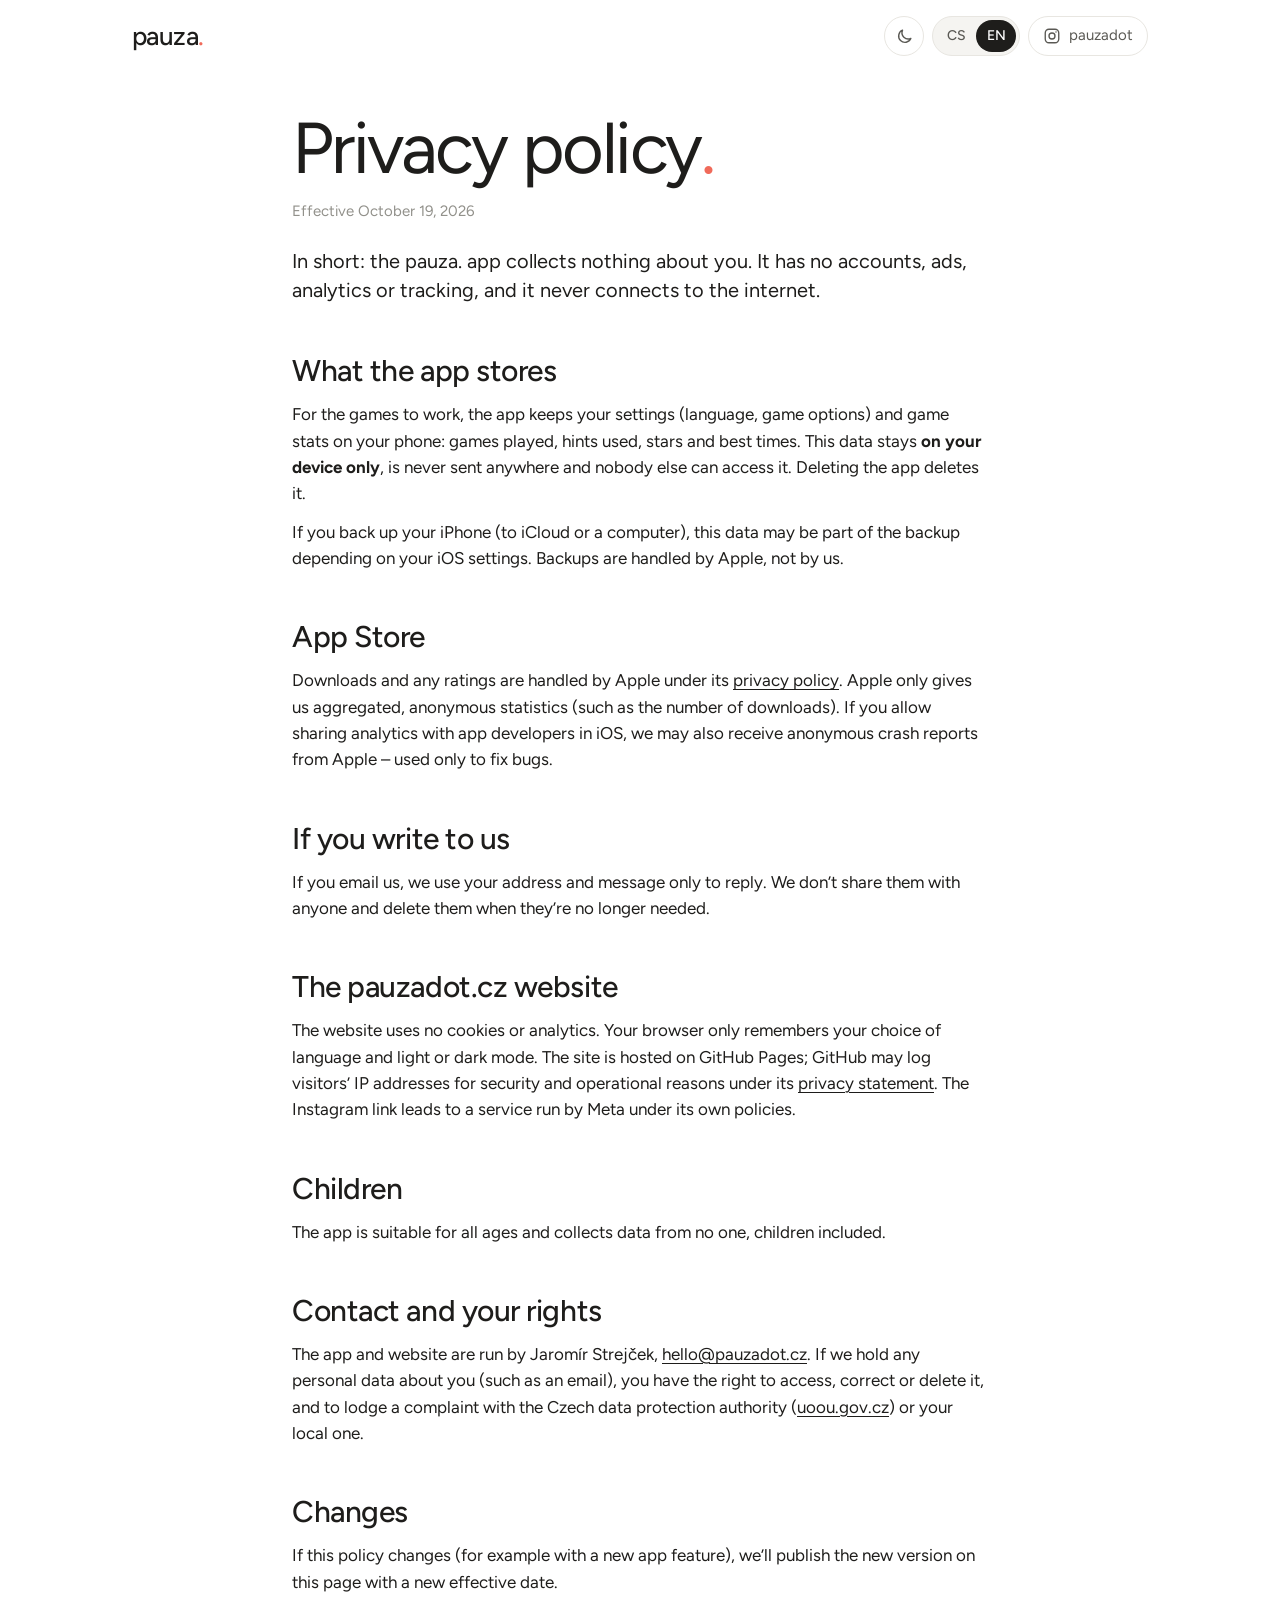
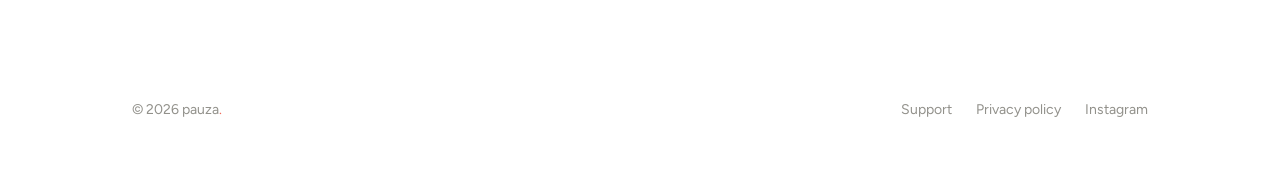
<file: soukromi/index.html>
<!doctype html>
<html lang="cs">
<head>
  <meta charset="utf-8">
  <meta name="viewport" content="width=device-width, initial-scale=1, viewport-fit=cover">
  <title>Zásady soukromí – pauza.</title>
  <meta name="description" content="Appka pauza. nesbírá žádné osobní údaje: bez účtu, bez reklam, bez analytiky, bez připojení k internetu.">
  <meta property="og:title" content="Zásady soukromí – pauza.">
  <meta property="og:description" content="Appka pauza. nesbírá žádné osobní údaje.">
  <!-- Ještě před vykreslením: režim podle uložené volby (jinak systém) a jazyk – při příchodu zvenku
       přesměruje na verzi podle uložené volby, jinak podle jazyka prohlížeče. Vyhledávače se nepřesměrují. -->
  <script>
    (function () {
      var d = document.documentElement, theme = null, lang = null;
      try { theme = localStorage.getItem('pauza.theme'); lang = localStorage.getItem('pauza.lang'); } catch (e) {}
      if (theme === 'light' || theme === 'dark') d.setAttribute('data-theme', theme);
      var inside = document.referrer.indexOf(location.origin + '/') === 0;
      if (inside || /bot|crawl|spider|slurp|facebookexternalhit|preview|lighthouse/i.test(navigator.userAgent)) return;
      if (lang !== 'cs' && lang !== 'en') {
        lang = 'en';
        var prefs = navigator.languages || [navigator.language || ''];
        for (var i = 0; i < prefs.length; i++) {
          if (/^(cs|sk)\b/i.test(prefs[i])) { lang = 'cs'; break; }
          if (/^en\b/i.test(prefs[i])) break;
        }
      }
      if (lang !== d.lang) location.replace(lang === 'en' ? '/en/privacy/' : '/soukromi/');
    })();
  </script>
  <meta name="color-scheme" content="light dark">
  <meta name="theme-color" content="#ffffff" media="(prefers-color-scheme: light)" data-scheme="light">
  <meta name="theme-color" content="#121211" media="(prefers-color-scheme: dark)" data-scheme="dark">
  <!-- Smart App Banner: Safari na iPhonu nabídne stažení appky (Apple ID z App Store Connect) -->
  <meta name="apple-itunes-app" content="app-id=6824806670">
  <link rel="canonical" href="https://pauzadot.cz/soukromi/">
  <link rel="alternate" hreflang="cs" href="https://pauzadot.cz/soukromi/">
  <link rel="alternate" hreflang="en" href="https://pauzadot.cz/en/privacy/">
  <link rel="alternate" hreflang="x-default" href="https://pauzadot.cz/en/privacy/">
  <link rel="icon" href="/favicon.ico" sizes="32x32">
  <link rel="icon" href="/img/icon-192.png" type="image/png" sizes="192x192">
  <link rel="apple-touch-icon" href="/apple-touch-icon.png">
  <link rel="preload" href="/fonts/figtree-latin-wght-normal.woff2" as="font" type="font/woff2" crossorigin>
  <link rel="stylesheet" href="/style.css">
  <script src="/site.js" defer></script>

  <meta property="og:type" content="website">
  <meta property="og:site_name" content="pauza.">
  <meta property="og:url" content="https://pauzadot.cz/soukromi/">
  <meta property="og:image" content="https://pauzadot.cz/img/og-cs.png">
  <meta property="og:image:width" content="1200">
  <meta property="og:image:height" content="630">
  <meta property="og:locale" content="cs_CZ">
  <meta property="og:locale:alternate" content="en_US">
  <meta name="twitter:card" content="summary_large_image">
</head>
<body>

<!-- Vygenerováno `npm run site` ze site-src/page.html – neupravovat ručně. -->

<header class="wrap top">
  <a class="logo" href="/">pauza<span class="dot">.</span></a>
  <div class="controls">
    <button class="icon-btn theme" type="button">
      <svg class="moon" viewBox="0 0 24 24" fill="none" stroke="currentColor" stroke-width="1.8" stroke-linecap="round" stroke-linejoin="round" aria-hidden="true"><path d="M20 14.5A8 8 0 0 1 9.5 4a8 8 0 1 0 10.5 10.5z"/></svg>
      <svg class="sun" viewBox="0 0 24 24" fill="none" stroke="currentColor" stroke-width="1.8" stroke-linecap="round" aria-hidden="true"><circle cx="12" cy="12" r="4"/><path d="M12 2.5v2M12 19.5v2M2.5 12h2M19.5 12h2M5.3 5.3l1.4 1.4M17.3 17.3l1.4 1.4M5.3 18.7l1.4-1.4M17.3 6.7l1.4-1.4"/></svg>
      <span class="vh">Přepnout světlý a tmavý režim</span>
    </button>
    <nav class="seg" aria-label="Jazyk / Language">
      <a href="/soukromi/" hreflang="cs" data-set-lang="cs" aria-current="page">CS</a>
      <a href="/en/privacy/" hreflang="en" data-set-lang="en">EN</a>
    </nav>
    <a class="ig" href="https://www.instagram.com/pauzadot/" rel="me noopener" target="_blank">
      <svg viewBox="0 0 24 24" fill="none" stroke="currentColor" stroke-width="1.8" aria-hidden="true"><rect x="3" y="3" width="18" height="18" rx="5"/><circle cx="12" cy="12" r="4"/><circle cx="17.3" cy="6.7" r="1" fill="currentColor" stroke="none"/></svg>
      <span class="label">pauzadot</span><span class="vh">Instagram</span>
    </a>
  </div>
</header>

<main class="wrap doc">
  <h1>Zásady soukromí<span class="dot">.</span></h1>
  <p class="meta">Platné od 19. 10. 2026</p>

  <p class="lead">Krátce: appka pauza. o tobě nic nesbírá. Nemá účty, reklamy, analytiku ani sledování a vůbec se nepřipojuje k internetu.</p>

  <h2>Co appka ukládá</h2>
  <p>Aby hry fungovaly, appka si v telefonu pamatuje nastavení (jazyk, volby ve hrách) a herní statistiky: počet odehraných her, použité nápovědy, hvězdičky a nejlepší časy. Tato data zůstávají <strong>jen ve tvém zařízení</strong>, nikam se neodesílají a nikdo jiný k nim nemá přístup. Smažeš je odinstalováním appky.</p>
  <p>Pokud zálohuješ iPhone (do iCloudu nebo do počítače), mohou být tato data součástí zálohy podle tvého nastavení iOS. Zálohy spravuje Apple, ne my.</p>

  <h2>App Store</h2>
  <p>Stažení appky a případné hodnocení zpracovává Apple podle svých <a href="https://www.apple.com/legal/privacy/" rel="noopener">zásad ochrany osobních údajů</a>. Apple nám poskytuje jen souhrnné anonymní statistiky (například počet stažení). Pokud v iOS povolíš sdílení analytických dat s vývojáři, můžeme od Applu dostat i anonymní hlášení o pádech appky – slouží jen k opravě chyb.</p>

  <h2>Když nám napíšeš</h2>
  <p>Pokud nám pošleš e-mail, použijeme tvou adresu a obsah zprávy jen k odpovědi. Nikomu je nepředáváme a smažeme je, až nebudou potřeba.</p>

  <h2>Web pauzadot.cz</h2>
  <p>Web nepoužívá cookies ani analytiku. V prohlížeči si pamatuje jen tvou volbu jazyka a světlého či tmavého režimu. Web běží na službě GitHub Pages; GitHub může z bezpečnostních a provozních důvodů zaznamenávat IP adresy návštěvníků podle svých <a href="https://docs.github.com/en/site-policy/privacy-policies/github-general-privacy-statement" rel="noopener">zásad</a>. Odkaz na Instagram vede na službu společnosti Meta, která se řídí vlastními zásadami.</p>

  <h2>Děti</h2>
  <p>Appka je vhodná pro všechny věkové kategorie a nesbírá údaje od nikoho, tedy ani od dětí.</p>

  <h2>Kontakt a tvá práva</h2>
  <p>Za appku i web odpovídá Jaromír Strejček, <a href="mailto:hello@pauzadot.cz">hello@pauzadot.cz</a>. Pokud jsme od tebe získali nějaké osobní údaje (například e-mail), máš právo na přístup k nim, jejich opravu nebo výmaz a právo podat stížnost u Úřadu pro ochranu osobních údajů (<a href="https://uoou.gov.cz/" rel="noopener">uoou.gov.cz</a>).</p>

  <h2>Změny</h2>
  <p>Pokud se tyto zásady změní (například s novou funkcí appky), zveřejníme novou verzi na této stránce s novým datem účinnosti.</p>
</main>

<footer class="wrap foot">
  <span>© 2026 pauza<span class="dot">.</span></span>
  <nav class="links">
    <a href="/podpora/">Podpora</a>
    <a href="/soukromi/">Zásady soukromí</a>
    <a href="https://www.instagram.com/pauzadot/" rel="noopener" target="_blank">Instagram</a>
  </nav>
</footer>

</body>
</html>
</file>
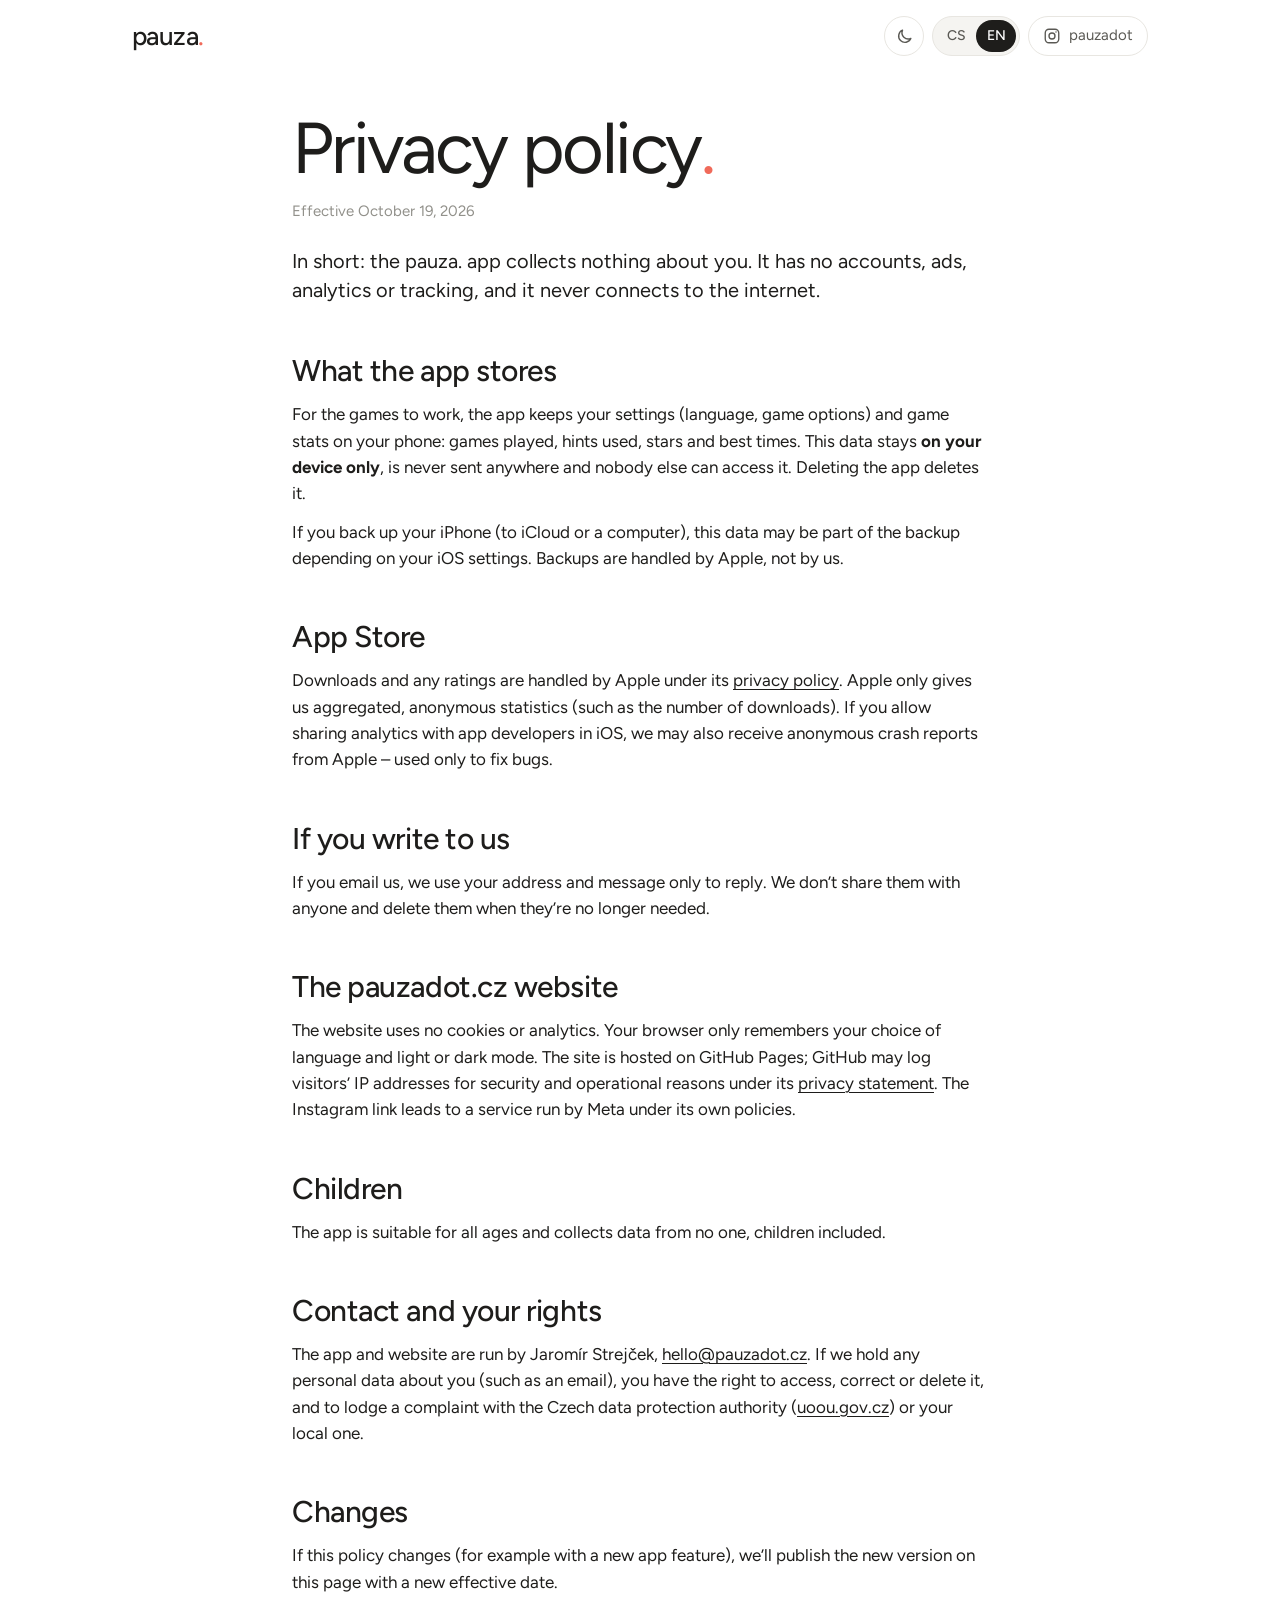
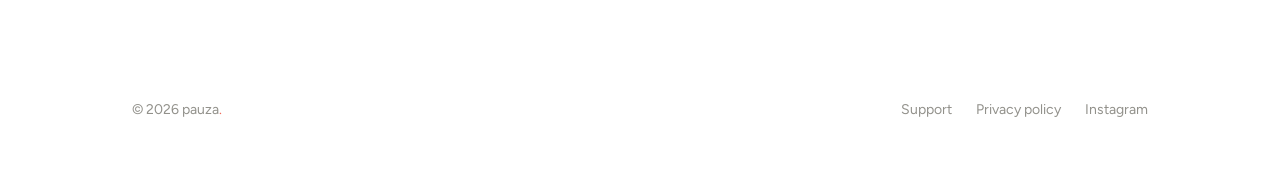
<file: en/privacy/index.html>
<!doctype html>
<html lang="en">
<head>
  <meta charset="utf-8">
  <meta name="viewport" content="width=device-width, initial-scale=1, viewport-fit=cover">
  <title>Privacy policy – pauza.</title>
  <meta name="description" content="The pauza. app collects no personal data: no account, no ads, no analytics, no internet connection.">
  <meta property="og:title" content="Privacy policy – pauza.">
  <meta property="og:description" content="The pauza. app collects no personal data.">
  <!-- Ještě před vykreslením: režim podle uložené volby (jinak systém) a jazyk – při příchodu zvenku
       přesměruje na verzi podle uložené volby, jinak podle jazyka prohlížeče. Vyhledávače se nepřesměrují. -->
  <script>
    (function () {
      var d = document.documentElement, theme = null, lang = null;
      try { theme = localStorage.getItem('pauza.theme'); lang = localStorage.getItem('pauza.lang'); } catch (e) {}
      if (theme === 'light' || theme === 'dark') d.setAttribute('data-theme', theme);
      var inside = document.referrer.indexOf(location.origin + '/') === 0;
      if (inside || /bot|crawl|spider|slurp|facebookexternalhit|preview|lighthouse/i.test(navigator.userAgent)) return;
      if (lang !== 'cs' && lang !== 'en') {
        lang = 'en';
        var prefs = navigator.languages || [navigator.language || ''];
        for (var i = 0; i < prefs.length; i++) {
          if (/^(cs|sk)\b/i.test(prefs[i])) { lang = 'cs'; break; }
          if (/^en\b/i.test(prefs[i])) break;
        }
      }
      if (lang !== d.lang) location.replace(lang === 'en' ? '/en/privacy/' : '/soukromi/');
    })();
  </script>
  <meta name="color-scheme" content="light dark">
  <meta name="theme-color" content="#ffffff" media="(prefers-color-scheme: light)" data-scheme="light">
  <meta name="theme-color" content="#121211" media="(prefers-color-scheme: dark)" data-scheme="dark">
  <!-- Smart App Banner: Safari na iPhonu nabídne stažení appky (Apple ID z App Store Connect) -->
  <meta name="apple-itunes-app" content="app-id=6824806670">
  <link rel="canonical" href="https://pauzadot.cz/en/privacy/">
  <link rel="alternate" hreflang="cs" href="https://pauzadot.cz/soukromi/">
  <link rel="alternate" hreflang="en" href="https://pauzadot.cz/en/privacy/">
  <link rel="alternate" hreflang="x-default" href="https://pauzadot.cz/en/privacy/">
  <link rel="icon" href="/favicon.ico" sizes="32x32">
  <link rel="icon" href="/img/icon-192.png" type="image/png" sizes="192x192">
  <link rel="apple-touch-icon" href="/apple-touch-icon.png">
  <link rel="preload" href="/fonts/figtree-latin-wght-normal.woff2" as="font" type="font/woff2" crossorigin>
  <link rel="stylesheet" href="/style.css">
  <script src="/site.js" defer></script>

  <meta property="og:type" content="website">
  <meta property="og:site_name" content="pauza.">
  <meta property="og:url" content="https://pauzadot.cz/en/privacy/">
  <meta property="og:image" content="https://pauzadot.cz/img/og-en.png">
  <meta property="og:image:width" content="1200">
  <meta property="og:image:height" content="630">
  <meta property="og:locale" content="en_US">
  <meta property="og:locale:alternate" content="cs_CZ">
  <meta name="twitter:card" content="summary_large_image">
</head>
<body>

<!-- Vygenerováno `npm run site` ze site-src/page.html – neupravovat ručně. -->

<header class="wrap top">
  <a class="logo" href="/en/">pauza<span class="dot">.</span></a>
  <div class="controls">
    <button class="icon-btn theme" type="button">
      <svg class="moon" viewBox="0 0 24 24" fill="none" stroke="currentColor" stroke-width="1.8" stroke-linecap="round" stroke-linejoin="round" aria-hidden="true"><path d="M20 14.5A8 8 0 0 1 9.5 4a8 8 0 1 0 10.5 10.5z"/></svg>
      <svg class="sun" viewBox="0 0 24 24" fill="none" stroke="currentColor" stroke-width="1.8" stroke-linecap="round" aria-hidden="true"><circle cx="12" cy="12" r="4"/><path d="M12 2.5v2M12 19.5v2M2.5 12h2M19.5 12h2M5.3 5.3l1.4 1.4M17.3 17.3l1.4 1.4M5.3 18.7l1.4-1.4M17.3 6.7l1.4-1.4"/></svg><span class="vh">Switch light and dark mode</span>
    </button>
    <nav class="seg" aria-label="Jazyk / Language">
      <a href="/soukromi/" hreflang="cs" data-set-lang="cs">CS</a>
      <a href="/en/privacy/" hreflang="en" data-set-lang="en" aria-current="page">EN</a>
    </nav>
    <a class="ig" href="https://www.instagram.com/pauzadot/" rel="me noopener" target="_blank">
      <svg viewBox="0 0 24 24" fill="none" stroke="currentColor" stroke-width="1.8" aria-hidden="true"><rect x="3" y="3" width="18" height="18" rx="5"/><circle cx="12" cy="12" r="4"/><circle cx="17.3" cy="6.7" r="1" fill="currentColor" stroke="none"/></svg>
      <span class="label">pauzadot</span><span class="vh">Instagram</span>
    </a>
  </div>
</header>

<main class="wrap doc">
  <h1>Privacy policy<span class="dot">.</span></h1>
  <p class="meta">Effective October 19, 2026</p>

  <p class="lead">In short: the pauza. app collects nothing about you. It has no accounts, ads, analytics or tracking, and it never connects to the internet.</p>

  <h2>What the app stores</h2>
  <p>For the games to work, the app keeps your settings (language, game options) and game stats on your phone: games played, hints used, stars and best times. This data stays <strong>on your device only</strong>, is never sent anywhere and nobody else can access it. Deleting the app deletes it.</p>
  <p>If you back up your iPhone (to iCloud or a computer), this data may be part of the backup depending on your iOS settings. Backups are handled by Apple, not by us.</p>

  <h2>App Store</h2>
  <p>Downloads and any ratings are handled by Apple under its <a href="https://www.apple.com/legal/privacy/" rel="noopener">privacy policy</a>. Apple only gives us aggregated, anonymous statistics (such as the number of downloads). If you allow sharing analytics with app developers in iOS, we may also receive anonymous crash reports from Apple – used only to fix bugs.</p>

  <h2>If you write to us</h2>
  <p>If you email us, we use your address and message only to reply. We don’t share them with anyone and delete them when they’re no longer needed.</p>

  <h2>The pauzadot.cz website</h2>
  <p>The website uses no cookies or analytics. Your browser only remembers your choice of language and light or dark mode. The site is hosted on GitHub Pages; GitHub may log visitors’ IP addresses for security and operational reasons under its <a href="https://docs.github.com/en/site-policy/privacy-policies/github-general-privacy-statement" rel="noopener">privacy statement</a>. The Instagram link leads to a service run by Meta under its own policies.</p>

  <h2>Children</h2>
  <p>The app is suitable for all ages and collects data from no one, children included.</p>

  <h2>Contact and your rights</h2>
  <p>The app and website are run by Jaromír Strejček, <a href="mailto:hello@pauzadot.cz">hello@pauzadot.cz</a>. If we hold any personal data about you (such as an email), you have the right to access, correct or delete it, and to lodge a complaint with the Czech data protection authority (<a href="https://uoou.gov.cz/en/" rel="noopener">uoou.gov.cz</a>) or your local one.</p>

  <h2>Changes</h2>
  <p>If this policy changes (for example with a new app feature), we’ll publish the new version on this page with a new effective date.</p>
</main>

<footer class="wrap foot">
  <span>© 2026 pauza<span class="dot">.</span></span>
  <nav class="links">
    <a href="/en/support/">Support</a>
    <a href="/en/privacy/">Privacy policy</a>
    <a href="https://www.instagram.com/pauzadot/" rel="noopener" target="_blank">Instagram</a>
  </nav>
</footer>

</body>
</html>
</file>
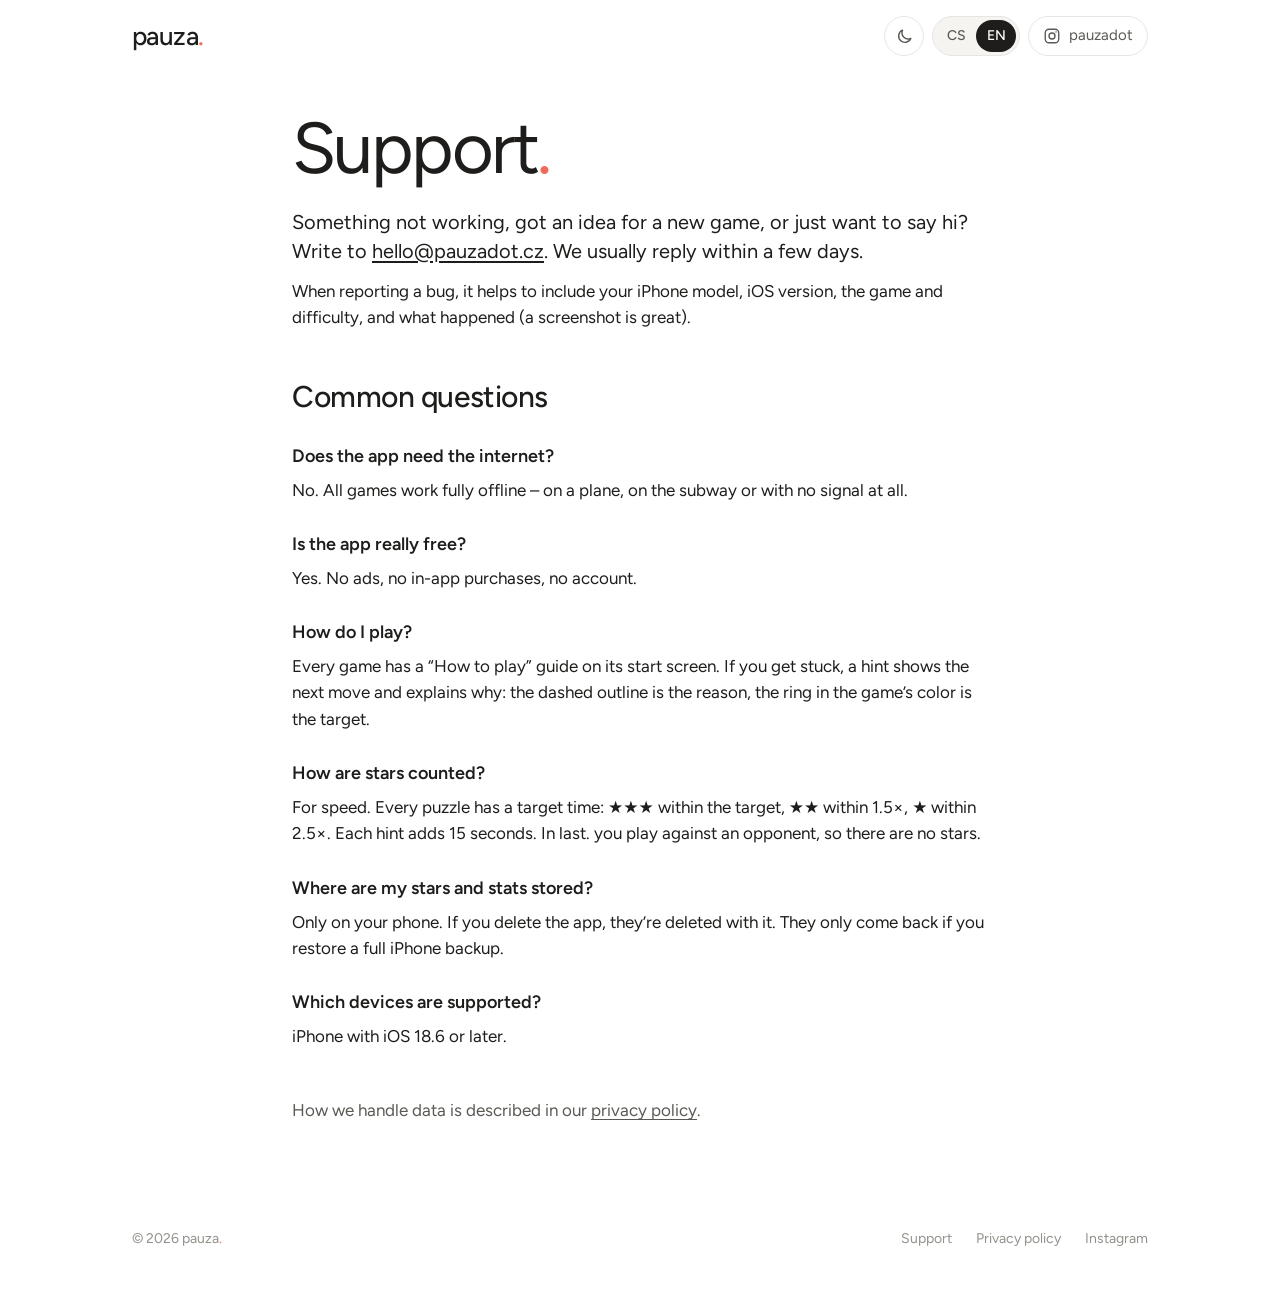
<file: en/support/index.html>
<!doctype html>
<html lang="en">
<head>
  <meta charset="utf-8">
  <meta name="viewport" content="width=device-width, initial-scale=1, viewport-fit=cover">
  <title>Support – pauza.</title>
  <meta name="description" content="Support for the pauza. app: contact and answers to common questions.">
  <meta property="og:title" content="Support – pauza.">
  <meta property="og:description" content="Contact and answers to common questions about the pauza. app.">
  <!-- Ještě před vykreslením: režim podle uložené volby (jinak systém) a jazyk – při příchodu zvenku
       přesměruje na verzi podle uložené volby, jinak podle jazyka prohlížeče. Vyhledávače se nepřesměrují. -->
  <script>
    (function () {
      var d = document.documentElement, theme = null, lang = null;
      try { theme = localStorage.getItem('pauza.theme'); lang = localStorage.getItem('pauza.lang'); } catch (e) {}
      if (theme === 'light' || theme === 'dark') d.setAttribute('data-theme', theme);
      var inside = document.referrer.indexOf(location.origin + '/') === 0;
      if (inside || /bot|crawl|spider|slurp|facebookexternalhit|preview|lighthouse/i.test(navigator.userAgent)) return;
      if (lang !== 'cs' && lang !== 'en') {
        lang = 'en';
        var prefs = navigator.languages || [navigator.language || ''];
        for (var i = 0; i < prefs.length; i++) {
          if (/^(cs|sk)\b/i.test(prefs[i])) { lang = 'cs'; break; }
          if (/^en\b/i.test(prefs[i])) break;
        }
      }
      if (lang !== d.lang) location.replace(lang === 'en' ? '/en/support/' : '/podpora/');
    })();
  </script>
  <meta name="color-scheme" content="light dark">
  <meta name="theme-color" content="#ffffff" media="(prefers-color-scheme: light)" data-scheme="light">
  <meta name="theme-color" content="#121211" media="(prefers-color-scheme: dark)" data-scheme="dark">
  <!-- Smart App Banner: Safari na iPhonu nabídne stažení appky (Apple ID z App Store Connect) -->
  <meta name="apple-itunes-app" content="app-id=6824806670">
  <link rel="canonical" href="https://pauzadot.cz/en/support/">
  <link rel="alternate" hreflang="cs" href="https://pauzadot.cz/podpora/">
  <link rel="alternate" hreflang="en" href="https://pauzadot.cz/en/support/">
  <link rel="alternate" hreflang="x-default" href="https://pauzadot.cz/en/support/">
  <link rel="icon" href="/favicon.ico" sizes="32x32">
  <link rel="icon" href="/img/icon-192.png" type="image/png" sizes="192x192">
  <link rel="apple-touch-icon" href="/apple-touch-icon.png">
  <link rel="preload" href="/fonts/figtree-latin-wght-normal.woff2" as="font" type="font/woff2" crossorigin>
  <link rel="stylesheet" href="/style.css">
  <script src="/site.js" defer></script>

  <meta property="og:type" content="website">
  <meta property="og:site_name" content="pauza.">
  <meta property="og:url" content="https://pauzadot.cz/en/support/">
  <meta property="og:image" content="https://pauzadot.cz/img/og-en.png">
  <meta property="og:image:width" content="1200">
  <meta property="og:image:height" content="630">
  <meta property="og:locale" content="en_US">
  <meta property="og:locale:alternate" content="cs_CZ">
  <meta name="twitter:card" content="summary_large_image">
</head>
<body>

<!-- Vygenerováno `npm run site` ze site-src/page.html – neupravovat ručně. -->

<header class="wrap top">
  <a class="logo" href="/en/">pauza<span class="dot">.</span></a>
  <div class="controls">
    <button class="icon-btn theme" type="button">
      <svg class="moon" viewBox="0 0 24 24" fill="none" stroke="currentColor" stroke-width="1.8" stroke-linecap="round" stroke-linejoin="round" aria-hidden="true"><path d="M20 14.5A8 8 0 0 1 9.5 4a8 8 0 1 0 10.5 10.5z"/></svg>
      <svg class="sun" viewBox="0 0 24 24" fill="none" stroke="currentColor" stroke-width="1.8" stroke-linecap="round" aria-hidden="true"><circle cx="12" cy="12" r="4"/><path d="M12 2.5v2M12 19.5v2M2.5 12h2M19.5 12h2M5.3 5.3l1.4 1.4M17.3 17.3l1.4 1.4M5.3 18.7l1.4-1.4M17.3 6.7l1.4-1.4"/></svg><span class="vh">Switch light and dark mode</span>
    </button>
    <nav class="seg" aria-label="Jazyk / Language">
      <a href="/podpora/" hreflang="cs" data-set-lang="cs">CS</a>
      <a href="/en/support/" hreflang="en" data-set-lang="en" aria-current="page">EN</a>
    </nav>
    <a class="ig" href="https://www.instagram.com/pauzadot/" rel="me noopener" target="_blank">
      <svg viewBox="0 0 24 24" fill="none" stroke="currentColor" stroke-width="1.8" aria-hidden="true"><rect x="3" y="3" width="18" height="18" rx="5"/><circle cx="12" cy="12" r="4"/><circle cx="17.3" cy="6.7" r="1" fill="currentColor" stroke="none"/></svg>
      <span class="label">pauzadot</span><span class="vh">Instagram</span>
    </a>
  </div>
</header>

<main class="wrap doc">
  <h1>Support<span class="dot">.</span></h1>
  <p class="lead">Something not working, got an idea for a new game, or just want to say hi? Write to <a href="mailto:hello@pauzadot.cz">hello@pauzadot.cz</a>. We usually reply within a few days.</p>
  <p>When reporting a bug, it helps to include your iPhone model, iOS version, the game and difficulty, and what happened (a screenshot is great).</p>

  <h2>Common questions</h2>

  <h3>Does the app need the internet?</h3>
  <p>No. All games work fully offline – on a plane, on the subway or with no signal at all.</p>

  <h3>Is the app really free?</h3>
  <p>Yes. No ads, no in-app purchases, no account.</p>

  <h3>How do I play?</h3>
  <p>Every game has a “How to play” guide on its start screen. If you get stuck, a hint shows the next move and explains why: the dashed outline is the reason, the ring in the game’s color is the target.</p>

  <h3>How are stars counted?</h3>
  <p>For speed. Every puzzle has a target time: ★★★ within the target, ★★ within 1.5×, ★ within 2.5×. Each hint adds 15 seconds. In last. you play against an opponent, so there are no stars.</p>

  <h3>Where are my stars and stats stored?</h3>
  <p>Only on your phone. If you delete the app, they’re deleted with it. They only come back if you restore a full iPhone backup.</p>

  <h3>Which devices are supported?</h3>
  <p>iPhone with iOS 18.6 or later.</p>

  <p class="note">How we handle data is described in our <a href="/en/privacy/">privacy policy</a>.</p>
</main>

<footer class="wrap foot">
  <span>© 2026 pauza<span class="dot">.</span></span>
  <nav class="links">
    <a href="/en/support/">Support</a>
    <a href="/en/privacy/">Privacy policy</a>
    <a href="https://www.instagram.com/pauzadot/" rel="noopener" target="_blank">Instagram</a>
  </nav>
</footer>

</body>
</html>
</file>
<file: style.css>
/* Web pauzadot.cz – statická stránka bez sestavování (GitHub Pages).
   Barvy a rozměry z design/tokens.json přes `npm run tokens`, stejně jako appka. */

@font-face {
  font-family: 'Figtree';
  font-style: normal;
  font-display: swap;
  font-weight: 300 900;
  src: url('fonts/figtree-latin-ext-wght-normal.woff2') format('woff2-variations');
  unicode-range: U+0100-02BA, U+02BD-02C5, U+02C7-02CC, U+02CE-02D7, U+02DD-02FF, U+0304, U+0308, U+0329,
    U+1D00-1DBF, U+1E00-1E9F, U+1EF2-1EFF, U+2020, U+20A0-20AB, U+20AD-20C0, U+2113, U+2C60-2C7F, U+A720-A7FF;
}
@font-face {
  font-family: 'Figtree';
  font-style: normal;
  font-display: swap;
  font-weight: 300 900;
  src: url('fonts/figtree-latin-wght-normal.woff2') format('woff2-variations');
  unicode-range: U+0000-00FF, U+0131, U+0152-0153, U+02BB-02BC, U+02C6, U+02DA, U+02DC, U+0304, U+0308, U+0329,
    U+2000-206F, U+20AC, U+2122, U+2191, U+2193, U+2212, U+2215, U+FEFF, U+FFFD;
}

/* tokens:begin – generuje `npm run tokens` z design/tokens.json, neupravovat ručně */
:root {
  --bg: #ffffff;
  --bg-soft: #f5f4f1;
  --bg-card: #ffffff;
  --fg: #1e1d1b;
  --fg-muted: #5a5954;
  --fg-subtle: #92918b;
  --border: #e8e6e1;
  --border-strong: var(--fg);
  --edge: #1e1d1b; /* obrys hrací plochy a hranice oblastí */
  --hair: rgba(30, 29, 27, 0.12); /* jemné čáry uvnitř plochy */
  --scrim: rgba(20, 20, 18, 0.42);
  --on-accent: #ffffff; /* text a ikony na barvě hry a na bad (v obou režimech bílá) */

  --player-1: #2f64a8;
  --player-2: #e8604c;
  --bad: #d62839;
  --star-gold: #d9a21b;
  --star-silver: #8f959e;
  --star-bronze: #b4714a;

  /* barvy her (accent = plocha/ikona, ink = text a čáry v barvě hry) */
  --game-carky: #f06a5a;
  --game-carky-ink: #c4473a;
  --game-sudoku: #1f5c99;
  --game-sudoku-ink: #1f5c99;
  --game-tango: #6667ab;
  --game-tango-ink: #55569a;
  --game-queens: #7fa544;
  --game-queens-ink: #5c7f2a;

  /* paleta oblastí Queens – světlá tlumená, tmavá hluboká (ve tmě nesvítí) */
  --q0: #f2b48a;
  --q1: #e9a3b8;
  --q2: #e8d38a;
  --q3: #afcb9c;
  --q4: #9ec4e6;
  --q5: #bba8dc;
  --q6: #e8907f;
  --q7: #8acdc0;
  --q8: #d6c3a5;
  --q9: #b7becb;
  --q-ink: #1e1d1b;

  --r-chip: 3px;
  --r-xs: 4px;
  --r-sm: 8px;
  --r-md: 12px;
  --r-capsule: 999px;
  --dur-fast: 120ms;
  --dur-base: 200ms;
}

@media (prefers-color-scheme: dark) {
  :root:not([data-theme='light']) {
    --bg: #121211;
    --bg-soft: #1b1b19;
    --bg-card: #222220;
    --fg: #f5f4f0;
    --fg-muted: #b5b3ac;
    --fg-subtle: #75736d;
    --border: #2d2c29;
    --edge: rgba(255, 255, 255, 0.88);
    --hair: rgba(255, 255, 255, 0.1);
    --scrim: rgba(0, 0, 0, 0.62);

    --player-1: #7ea6de;
    --player-2: #ff8c7e;
    --bad: #ff5a6a;
    --star-gold: #f2be4a;
    --star-silver: #b7bcc5;
    --star-bronze: #d6936a;

    --game-carky: #ff8c7e;
    --game-carky-ink: #ff8c7e;
    --game-sudoku: #6fa3db;
    --game-sudoku-ink: #8db7e6;
    --game-tango: #a3a4e3;
    --game-tango-ink: #a3a4e3;
    --game-queens: #a6cc6a;
    --game-queens-ink: #a6cc6a;

    --q0: #7c4a2d;
    --q1: #73394f;
    --q2: #6e5b1f;
    --q3: #3f5c35;
    --q4: #2c4d6e;
    --q5: #4d3f72;
    --q6: #7d3a33;
    --q7: #22574f;
    --q8: #5c4f3d;
    --q9: #454c5b;
    --q-ink: #ffffff;
  }
}

:root[data-theme='dark'] {
  --bg: #121211;
  --bg-soft: #1b1b19;
  --bg-card: #222220;
  --fg: #f5f4f0;
  --fg-muted: #b5b3ac;
  --fg-subtle: #75736d;
  --border: #2d2c29;
  --edge: rgba(255, 255, 255, 0.88);
  --hair: rgba(255, 255, 255, 0.1);
  --scrim: rgba(0, 0, 0, 0.62);

  --player-1: #7ea6de;
  --player-2: #ff8c7e;
  --bad: #ff5a6a;
  --star-gold: #f2be4a;
  --star-silver: #b7bcc5;
  --star-bronze: #d6936a;

  --game-carky: #ff8c7e;
  --game-carky-ink: #ff8c7e;
  --game-sudoku: #6fa3db;
  --game-sudoku-ink: #8db7e6;
  --game-tango: #a3a4e3;
  --game-tango-ink: #a3a4e3;
  --game-queens: #a6cc6a;
  --game-queens-ink: #a6cc6a;

  --q0: #7c4a2d;
  --q1: #73394f;
  --q2: #6e5b1f;
  --q3: #3f5c35;
  --q4: #2c4d6e;
  --q5: #4d3f72;
  --q6: #7d3a33;
  --q7: #22574f;
  --q8: #5c4f3d;
  --q9: #454c5b;
  --q-ink: #ffffff;
}
/* tokens:end */

/* režim: podle systému, ruční volba přes data-theme na <html> (site.js) */
:root {
  color-scheme: light;
  --frame: #1e1d1b; /* rám telefonu kolem screenu */
  --frame-shadow: 0 0 0 1px var(--border), 0 30px 60px -20px rgba(30, 29, 27, 0.35);
}
@media (prefers-color-scheme: dark) {
  :root:not([data-theme='light']) {
    color-scheme: dark;
    --frame: #2d2c29;
    --frame-shadow: 0 30px 60px -20px rgba(0, 0, 0, 0.7);
  }
}
:root[data-theme='dark'] {
  color-scheme: dark;
  --frame: #2d2c29;
  --frame-shadow: 0 30px 60px -20px rgba(0, 0, 0, 0.7);
}

/* barva hry přes třídu, stejně jako v appce */
.game-carky { --accent: var(--game-carky); --accent-ink: var(--game-carky-ink); }
.game-sudoku { --accent: var(--game-sudoku); --accent-ink: var(--game-sudoku-ink); }
.game-tango { --accent: var(--game-tango); --accent-ink: var(--game-tango-ink); }
.game-queens { --accent: var(--game-queens); --accent-ink: var(--game-queens-ink); }

* { box-sizing: border-box; }

html {
  -webkit-text-size-adjust: 100%;
  scroll-behavior: smooth;
}

body {
  margin: 0;
  background: var(--bg);
  color: var(--fg);
  font: 400 17px/1.55 'Figtree', system-ui, sans-serif;
  -webkit-font-smoothing: antialiased;
}

h1, h2, h3, p { margin: 0; }

a { color: inherit; }

img { display: block; max-width: 100%; height: auto; }

.wrap {
  width: 100%;
  max-width: 1080px;
  margin: 0 auto;
  padding: 0 16px;
}
@media (min-width: 640px) {
  .wrap { padding: 0 32px; }
}

/* tečka značky: „pauza.“, „last.“ … */
.dot { color: var(--accent, var(--game-carky)); }

/* ---------- lišta ---------- */
.top {
  display: flex;
  align-items: center;
  justify-content: space-between;
  height: 72px;
}
.logo {
  font-size: 26px;
  font-weight: 500;
  letter-spacing: -0.02em;
  text-decoration: none;
}
.ig {
  display: inline-flex;
  align-items: center;
  gap: 8px;
  height: 40px;
  padding: 0 14px;
  border: 1px solid var(--border);
  border-radius: var(--r-capsule);
  color: var(--fg-muted);
  font-size: 15px;
  text-decoration: none;
  transition: border-color var(--dur-base), color var(--dur-base);
}
.ig:hover { border-color: var(--fg); color: var(--fg); }
.ig svg { width: 18px; height: 18px; }

.controls {
  display: flex;
  align-items: center;
  gap: 8px;
}
/* v liště jen ikona Instagramu, text od tabletu výš */
.top .ig { width: 40px; padding: 0; justify-content: center; }
.top .ig .label { display: none; }
@media (min-width: 640px) {
  .top .ig { width: auto; padding: 0 14px; }
  .top .ig .label { display: inline; }
}

.vh {
  position: absolute;
  width: 1px;
  height: 1px;
  overflow: hidden;
  clip-path: inset(50%);
  white-space: nowrap;
}

button {
  font: inherit;
  color: inherit;
  cursor: pointer;
}

.icon-btn {
  display: grid;
  place-items: center;
  width: 40px;
  height: 40px;
  padding: 0;
  border: 1px solid var(--border);
  border-radius: 50%;
  background: none;
  color: var(--fg-muted);
  transition: border-color var(--dur-base), color var(--dur-base);
}
.icon-btn:hover { border-color: var(--fg); color: var(--fg); }
.icon-btn svg { width: 19px; height: 19px; }

/* ikona ukazuje, kam se přepne: ve světlém měsíc, v tmavém slunce */
.theme .sun { display: none; }
:root[data-theme='dark'] .theme .sun { display: block; }
:root[data-theme='dark'] .theme .moon { display: none; }
@media (prefers-color-scheme: dark) {
  :root:not([data-theme='light']) .theme .sun { display: block; }
  :root:not([data-theme='light']) .theme .moon { display: none; }
}

/* přepínač jazyka – jako v menu appky */
.seg {
  display: flex;
  height: 40px;
  padding: 3px;
  border: 1px solid var(--border);
  border-radius: var(--r-capsule);
  background: var(--bg-soft);
}
.seg a {
  display: grid;
  place-items: center;
  min-width: 40px;
  padding: 0 10px;
  text-decoration: none;
  border-radius: var(--r-capsule);
  background: none;
  color: var(--fg-muted);
  font-size: 14px;
  font-weight: 500;
  transition: background var(--dur-fast), color var(--dur-fast);
}
html[lang='cs'] .seg [data-set-lang='cs'],
html[lang='en'] .seg [data-set-lang='en'] {
  background: var(--fg);
  color: var(--bg);
}

:focus-visible {
  outline: 2px solid var(--fg);
  outline-offset: 2px;
}

/* ---------- úvod ---------- */
.hero {
  display: grid;
  gap: 48px;
  align-items: center;
  padding-block: 40px 72px;
}
@media (min-width: 860px) {
  .hero {
    grid-template-columns: 1fr auto;
    gap: 64px;
    padding-block: 64px 112px;
  }
}
.hero h1 {
  font-size: clamp(64px, 17vw, 120px);
  font-weight: 400;
  line-height: 0.95;
  letter-spacing: -0.04em;
}
.hero .claim {
  margin-top: 20px;
  font-size: clamp(24px, 5.6vw, 34px);
  font-weight: 500;
  line-height: 1.2;
  letter-spacing: -0.015em;
}
.hero .lead {
  max-width: 34em;
  margin-top: 16px;
  color: var(--fg-muted);
  font-size: 18px;
}
.cta {
  display: flex;
  flex-wrap: wrap;
  align-items: center;
  gap: 12px 16px;
  margin-top: 32px;
}

/* oficiální odznak App Storu (Apple Marketing Tools) – neupravovat, jen velikost; výška ≥ 40 px */
.badge { display: inline-block; line-height: 0; border-radius: 9px; }
.badge img { display: block; height: 56px; width: auto; }
.badge:focus-visible { outline: 2px solid var(--fg); outline-offset: 3px; }

/* tlačítko (404 → „Na úvod“) */
.store {
  display: inline-flex;
  align-items: center;
  gap: 12px;
  min-height: 56px;
  padding: 8px 24px 8px 18px;
  border-radius: var(--r-capsule);
  background: var(--fg);
  color: var(--bg);
  text-decoration: none;
  line-height: 1.15;
}
.store[aria-disabled='true'] { cursor: default; }
.store svg { width: 24px; height: 24px; flex: none; }
.store small {
  display: block;
  font-size: 12px;
  opacity: 0.7;
}
.store strong {
  display: block;
  font-size: 18px;
  font-weight: 600;
}
.soon {
  color: var(--fg-subtle);
  font-size: 15px;
}

/* ---------- telefon se screenem ---------- */
.phone {
  width: min(300px, 74vw);
  margin: 0 auto;
  padding: 9px;
  border-radius: 50px;
  background: var(--frame);
  box-shadow: var(--frame-shadow);
}
.phone img {
  width: 100%;
  border-radius: 41px;
  background: var(--bg);
}
.phone.small { width: min(260px, 66vw); }

/* ---------- proč ---------- */
.section { padding: 80px 0; }
.section.soft { background: var(--bg-soft); }
.section h2 {
  max-width: 18em;
  font-size: clamp(30px, 6.4vw, 44px);
  font-weight: 500;
  line-height: 1.12;
  letter-spacing: -0.025em;
}
.section .sub {
  max-width: 34em;
  margin-top: 12px;
  color: var(--fg-muted);
  font-size: 18px;
}

.why {
  display: grid;
  gap: 16px;
  margin-top: 40px;
}
@media (min-width: 640px) {
  .why { grid-template-columns: 1fr 1fr; }
}
.why article {
  padding: 24px;
  border: 1px solid var(--border);
  border-radius: 20px;
  background: var(--bg-card);
}
.why .ico {
  display: grid;
  place-items: center;
  width: 48px;
  height: 48px;
  margin-bottom: 18px;
  border-radius: 50%;
  background: color-mix(in srgb, var(--accent) 16%, var(--bg));
  color: var(--accent-ink);
}
.why .ico svg { width: 24px; height: 24px; }
.why h3 {
  font-size: 20px;
  font-weight: 600;
  letter-spacing: -0.01em;
}
.why p {
  margin-top: 6px;
  color: var(--fg-muted);
}

/* ---------- hry ---------- */
.games {
  display: grid;
  gap: 88px;
  margin-top: 64px;
}
.game {
  display: grid;
  gap: 36px;
  align-items: center;
}
@media (min-width: 860px) {
  .game {
    grid-template-columns: 1fr 1fr;
    gap: 64px;
  }
  .game:nth-child(even) .phone { order: -1; }
}
.game h3 {
  font-size: clamp(44px, 11vw, 64px);
  font-weight: 400;
  line-height: 1;
  letter-spacing: -0.035em;
}
.game .tag {
  margin-top: 12px;
  color: var(--accent-ink);
  font-size: 20px;
  font-weight: 600;
}
.game p.text {
  max-width: 30em;
  margin-top: 14px;
  color: var(--fg-muted);
}
.chips {
  display: flex;
  flex-wrap: wrap;
  gap: 8px;
  margin: 20px 0 0;
  padding: 0;
  list-style: none;
}
.chips li {
  padding: 5px 12px;
  border-radius: var(--r-capsule);
  background: color-mix(in srgb, var(--accent) 16%, var(--bg));
  font-size: 14px;
  font-weight: 500;
}

/* ---------- závěr ---------- */
.end { text-align: center; }
.end h2 { margin: 0 auto; }
.end .sub { margin: 12px auto 0; }
.end .cta { justify-content: center; }
.end .ig { height: 56px; padding: 0 22px; font-size: 16px; }

.foot {
  display: flex;
  flex-wrap: wrap;
  justify-content: space-between;
  gap: 8px 24px;
  padding-block: 32px 48px;
  color: var(--fg-subtle);
  font-size: 14px;
}
.foot .links {
  display: flex;
  flex-wrap: wrap;
  gap: 8px 24px;
}
.foot a { text-decoration: none; }
.foot a:hover { color: var(--fg); }

/* ---------- textové stránky (podpora, zásady soukromí) ---------- */
.doc {
  max-width: 760px;
  padding-block: 40px 72px;
}
.doc h1 {
  font-size: clamp(44px, 11vw, 72px);
  font-weight: 400;
  line-height: 1;
  letter-spacing: -0.035em;
}
.doc h2 {
  margin-top: 48px;
  font-size: clamp(24px, 5.2vw, 30px);
  font-weight: 500;
  line-height: 1.2;
  letter-spacing: -0.015em;
}
.doc h3 {
  margin-top: 28px;
  font-size: 18px;
  font-weight: 600;
}
.doc p { margin-top: 12px; }
.doc h3 + p { margin-top: 6px; }
.doc .meta {
  margin-top: 16px;
  color: var(--fg-subtle);
  font-size: 15px;
}
.doc .lead {
  margin-top: 24px;
  font-size: 20px;
  line-height: 1.45;
}
.doc .note {
  margin-top: 48px;
  color: var(--fg-muted);
}
.doc a { text-underline-offset: 3px; }

@media (prefers-reduced-motion: reduce) {
  html { scroll-behavior: auto; }
}
</file>
